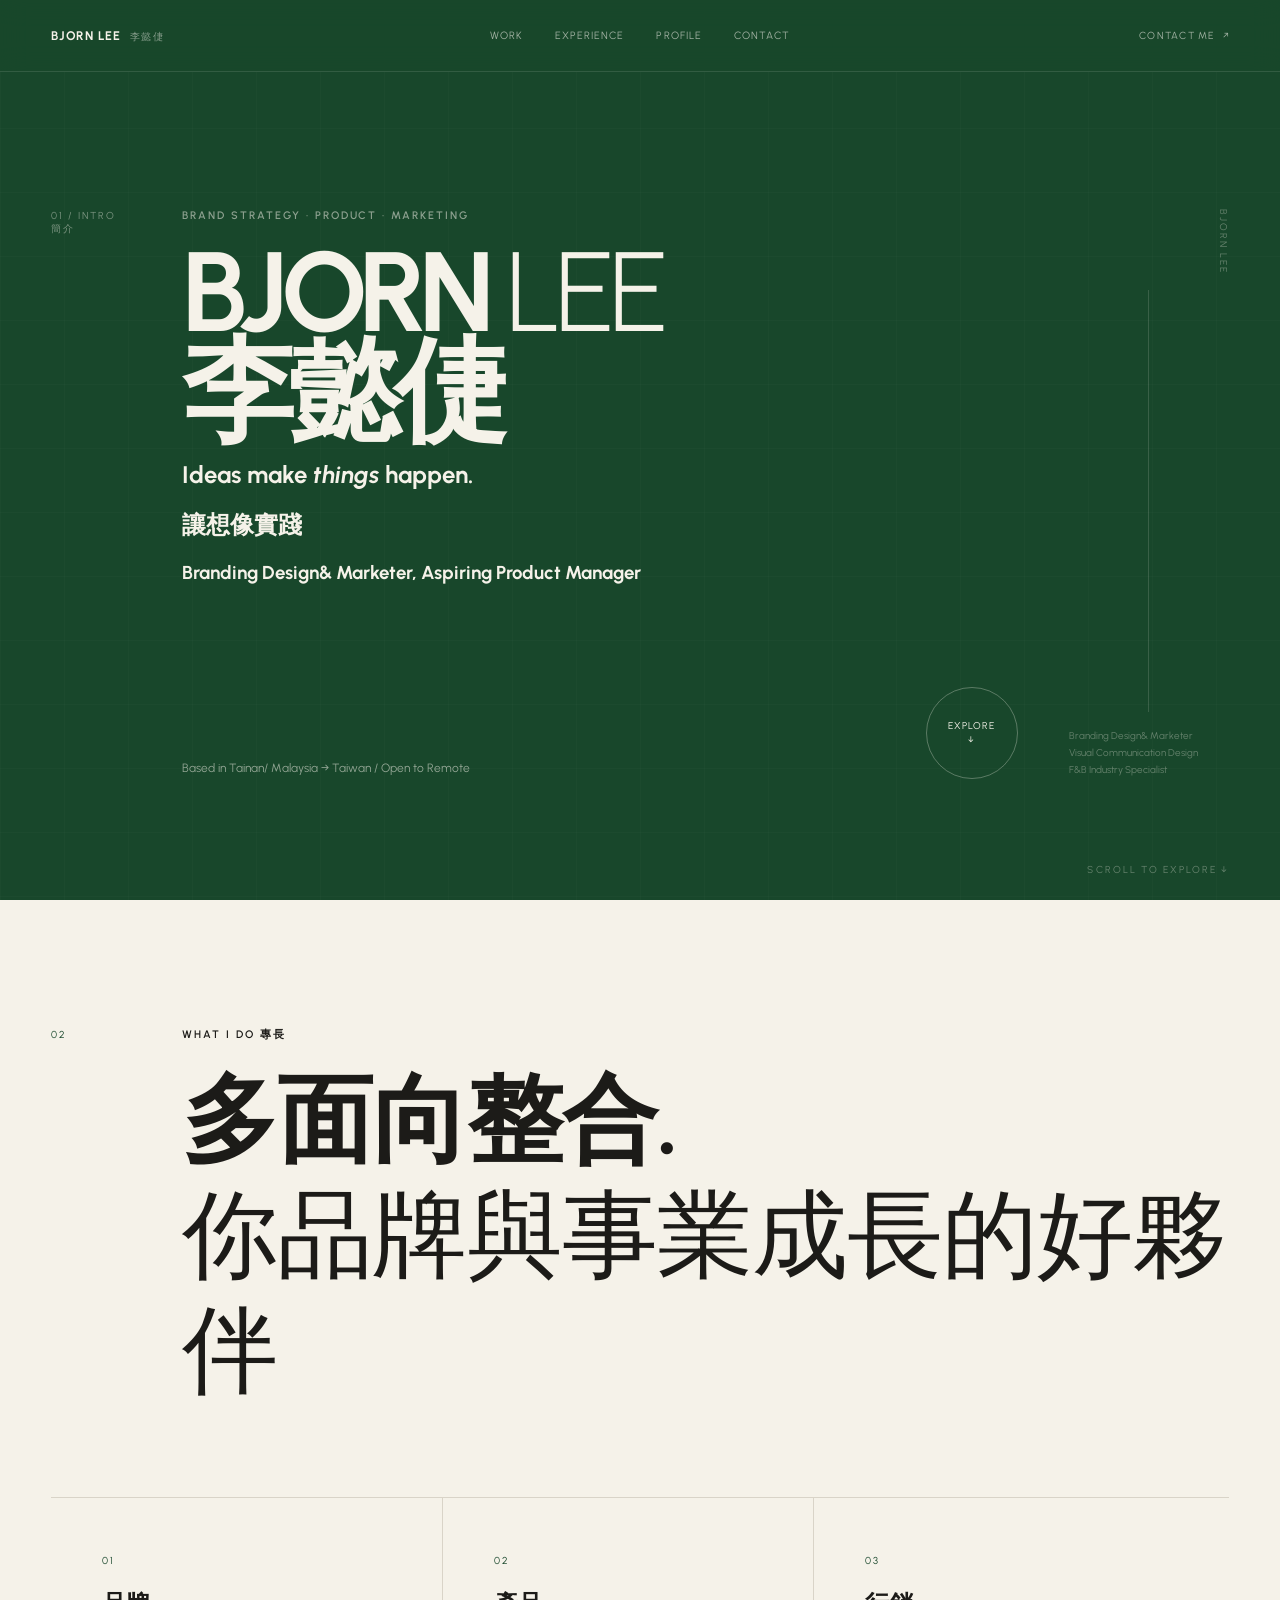
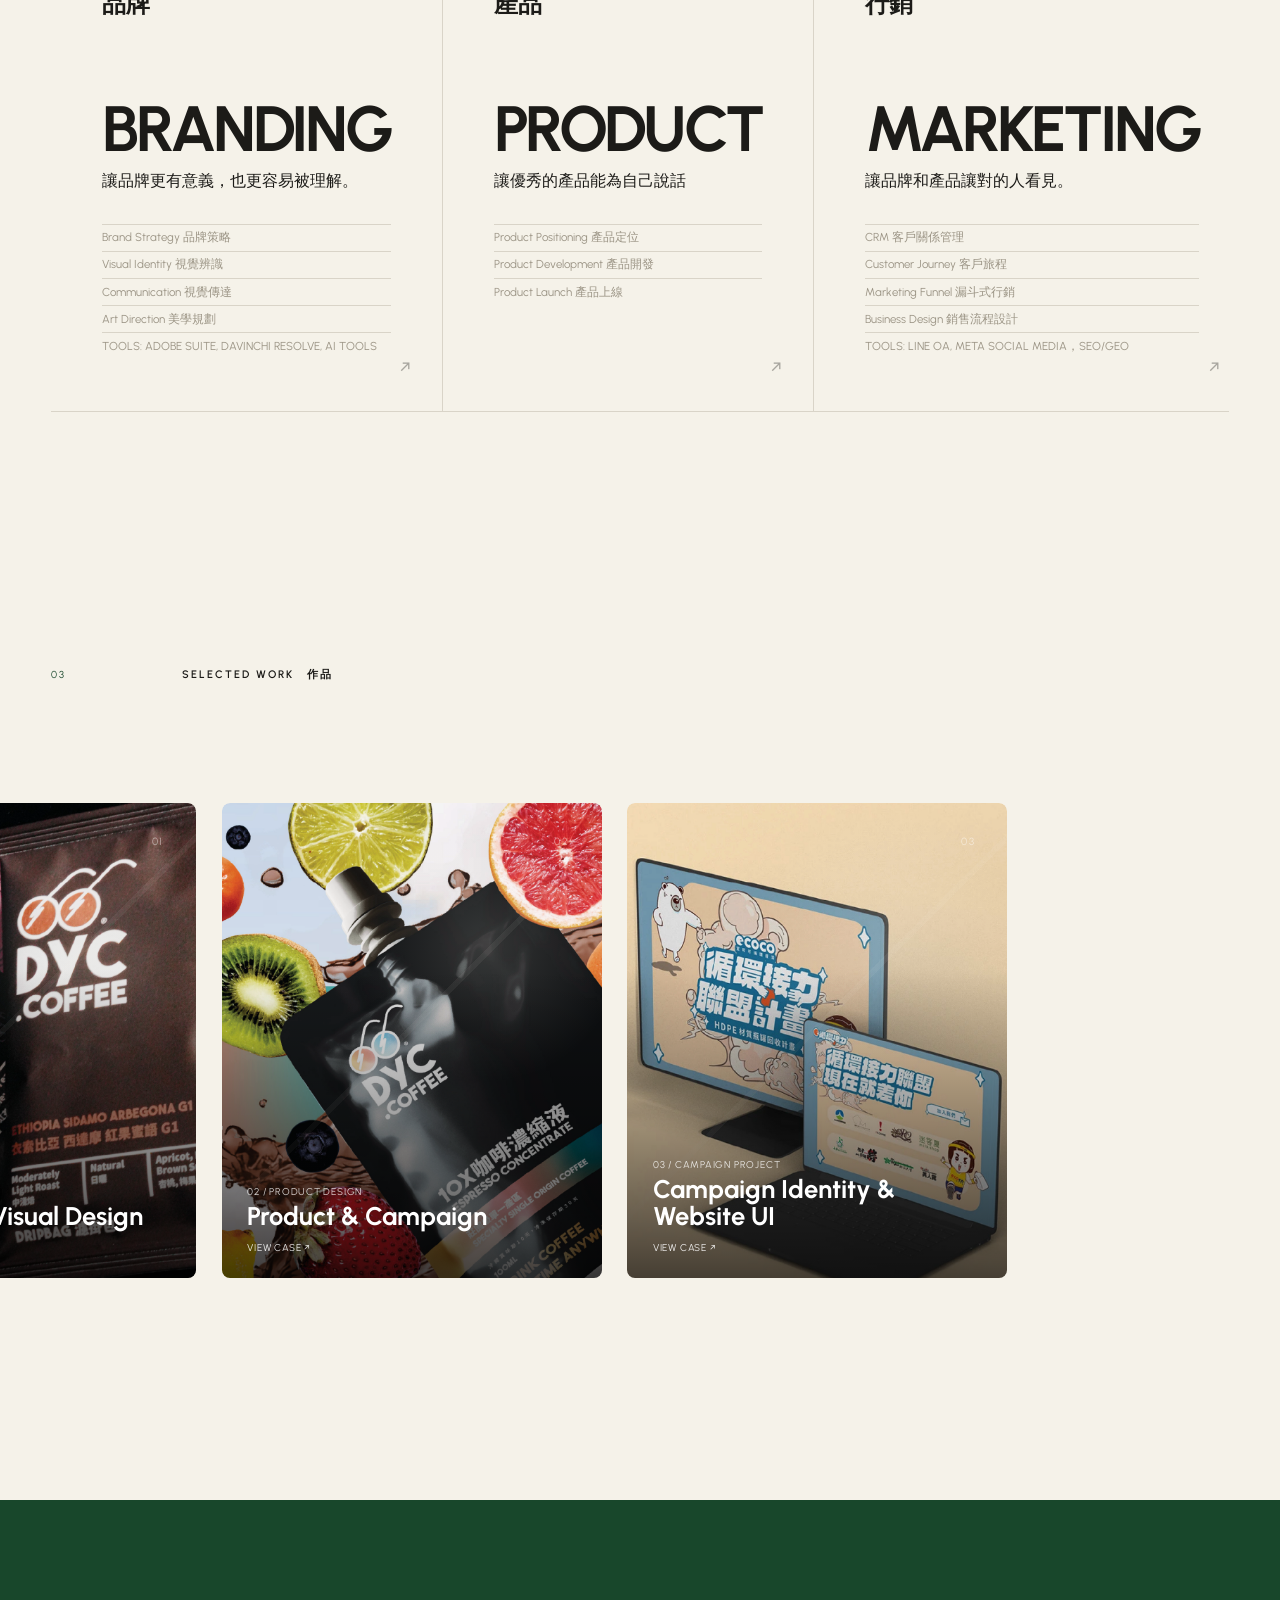
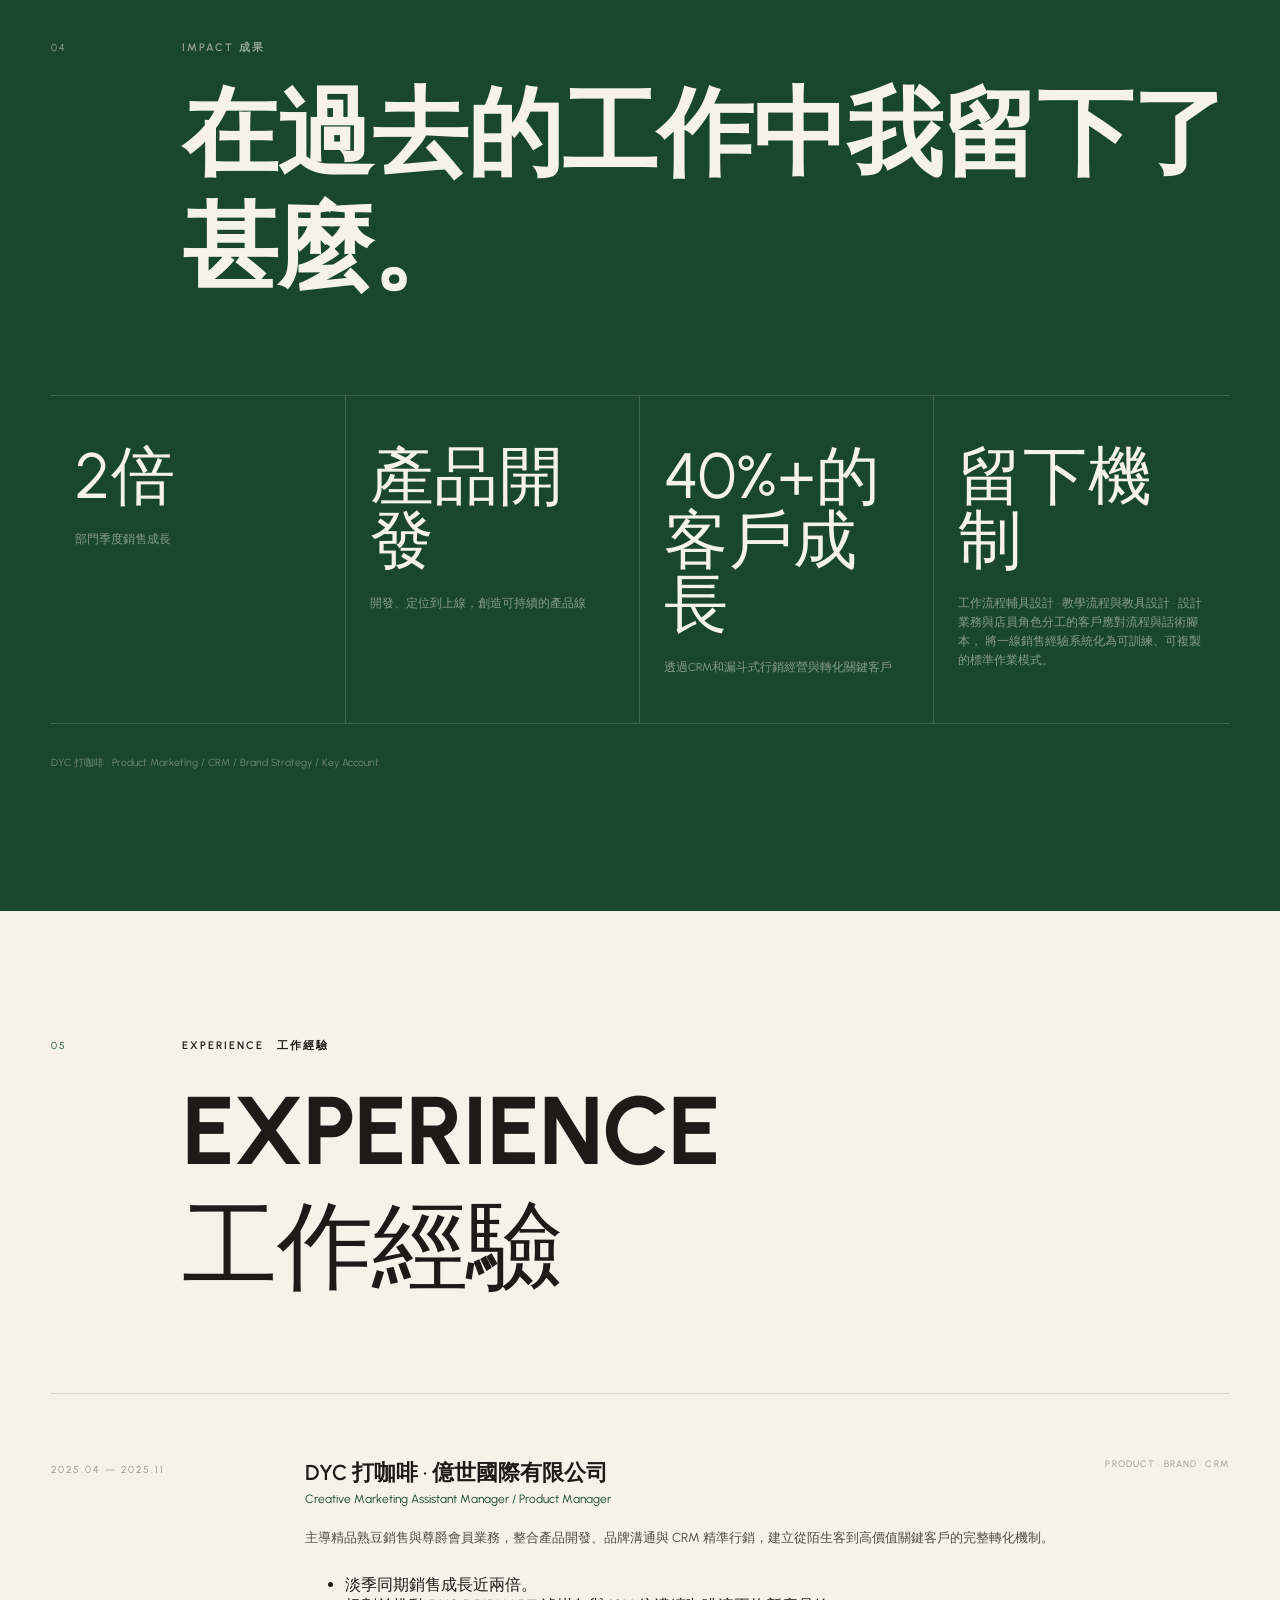
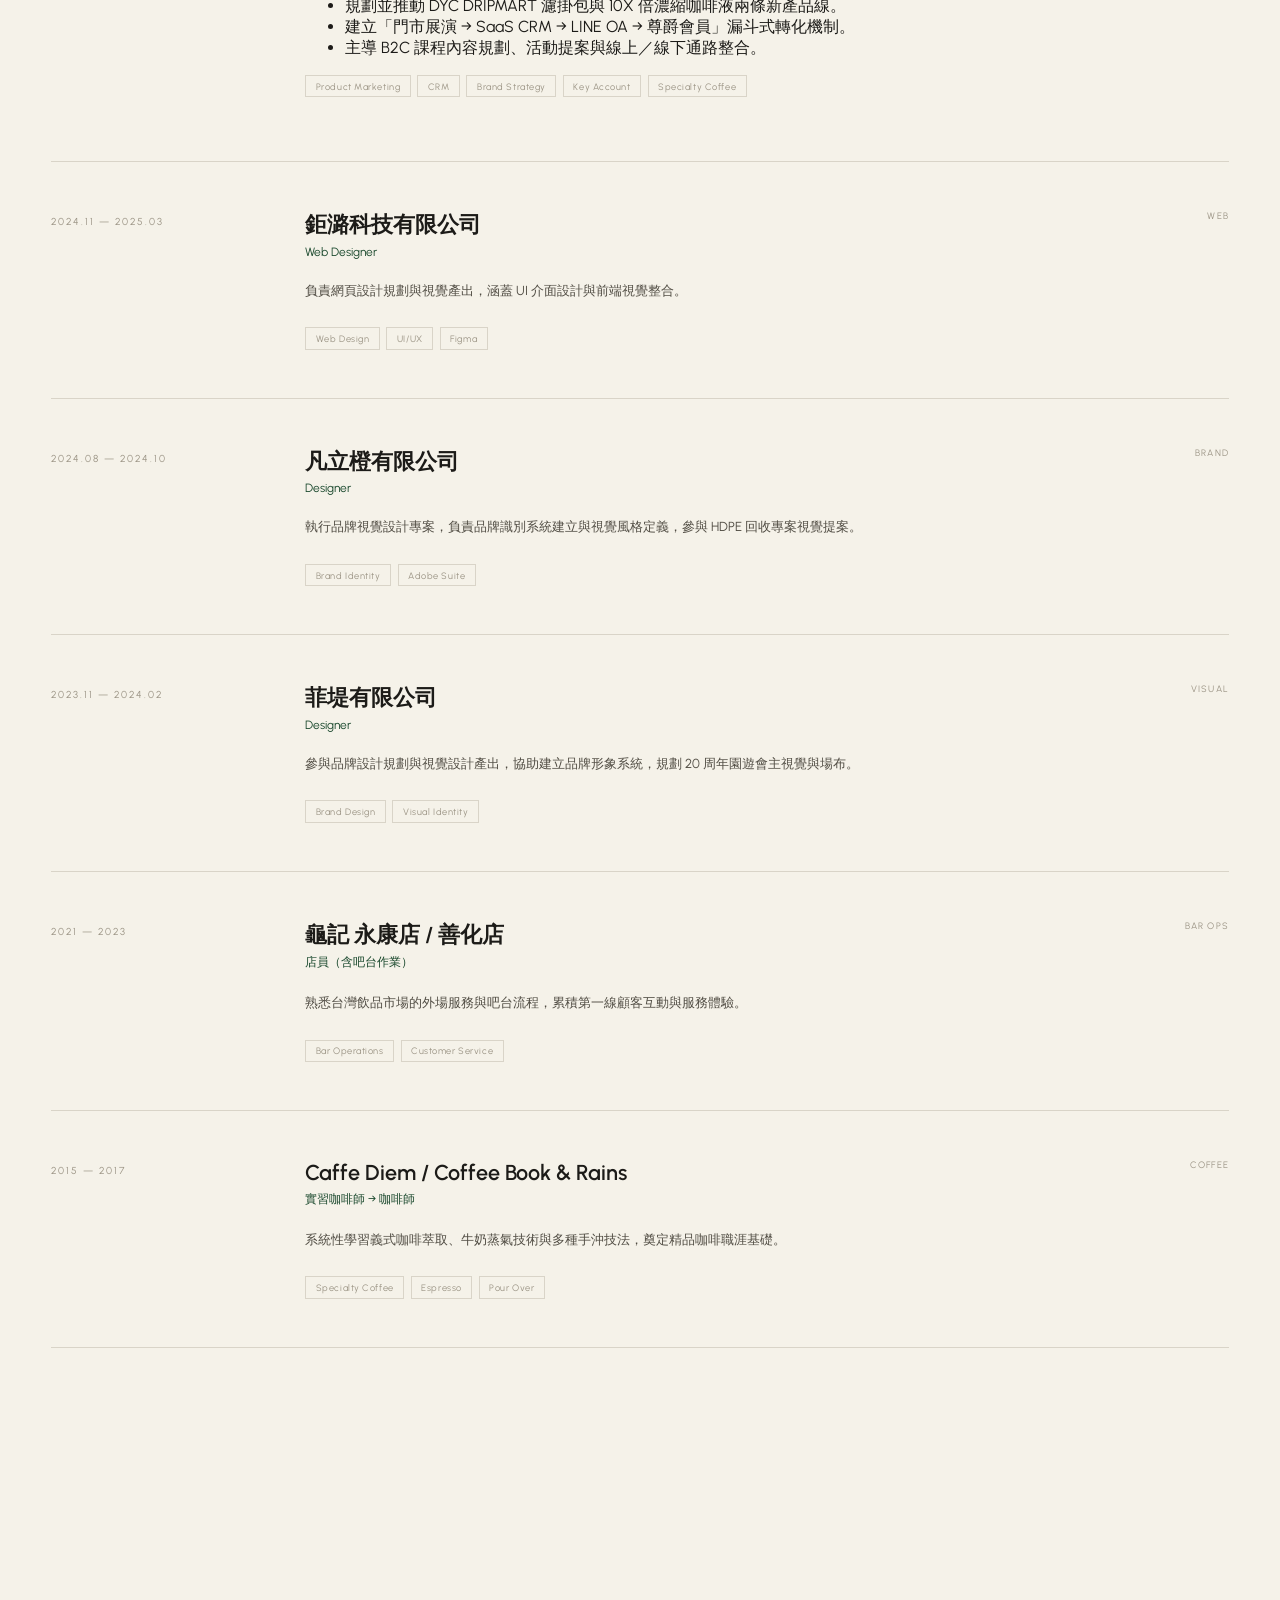
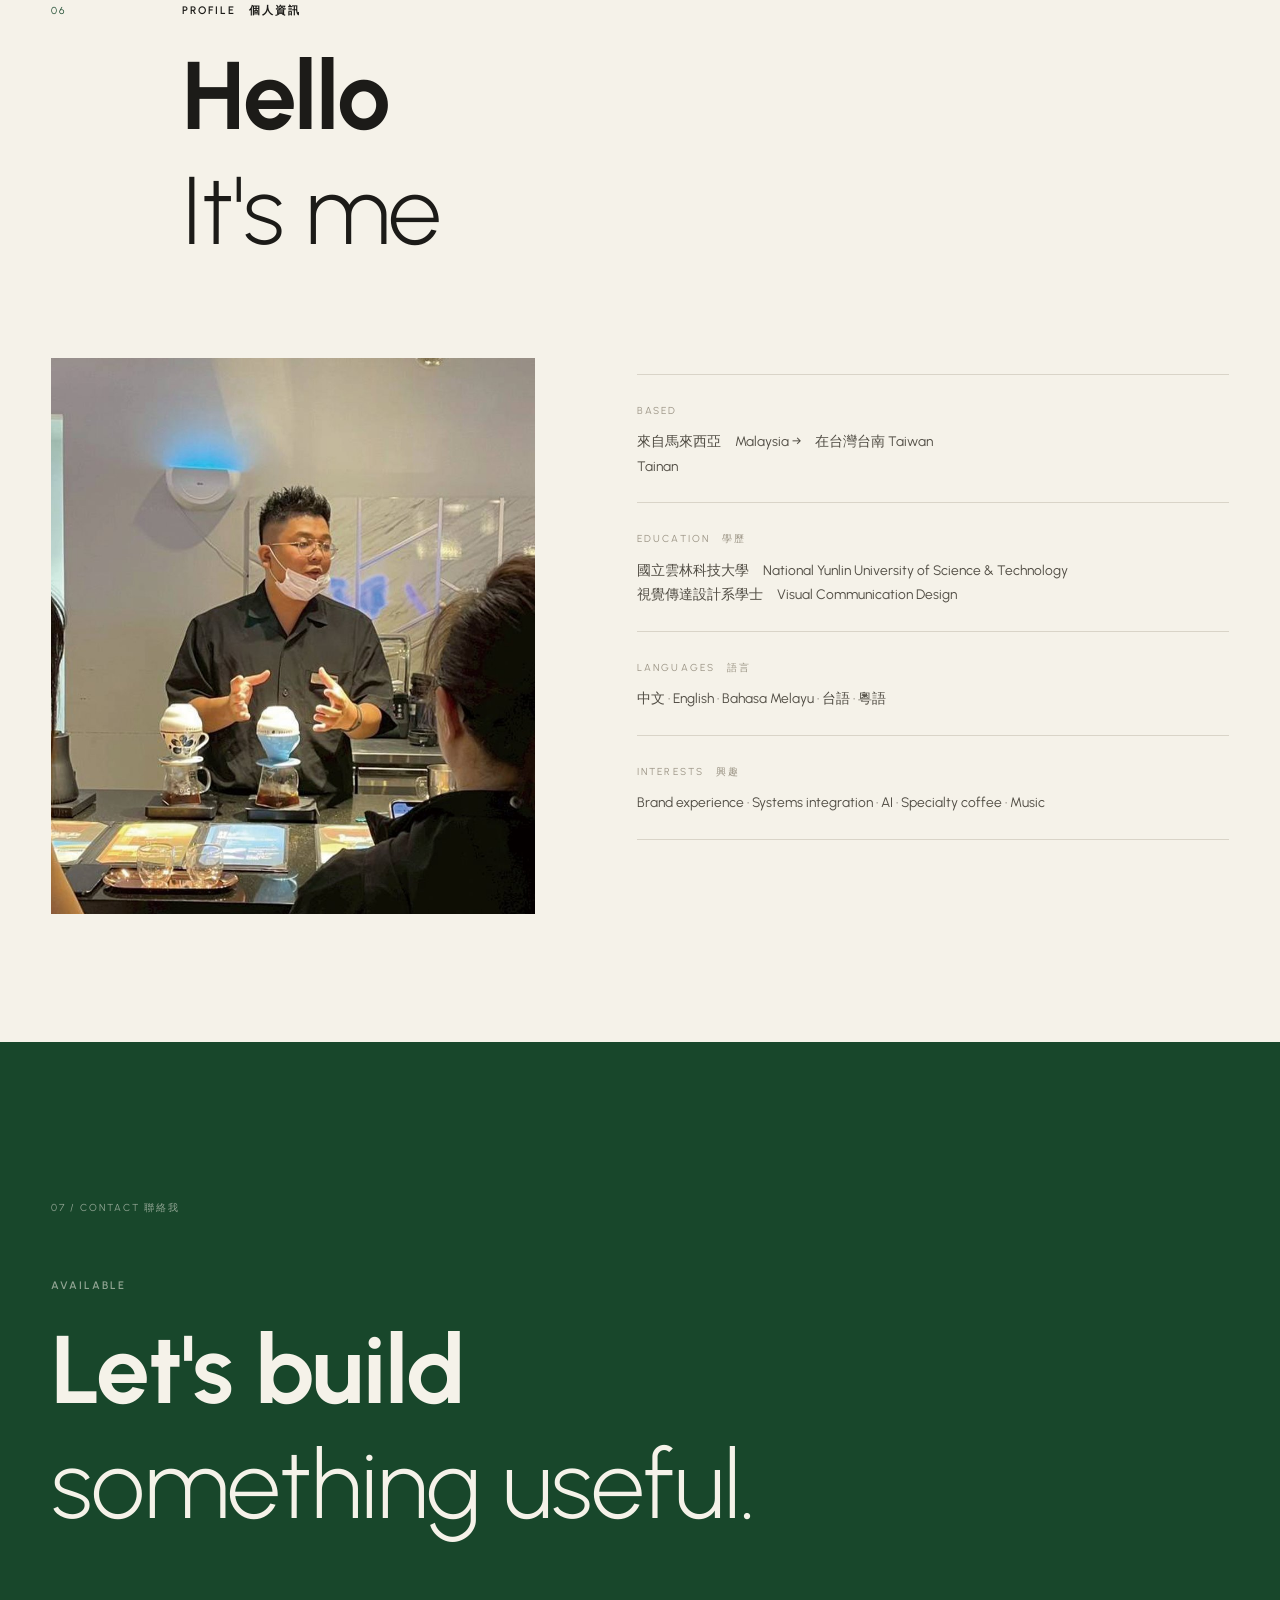
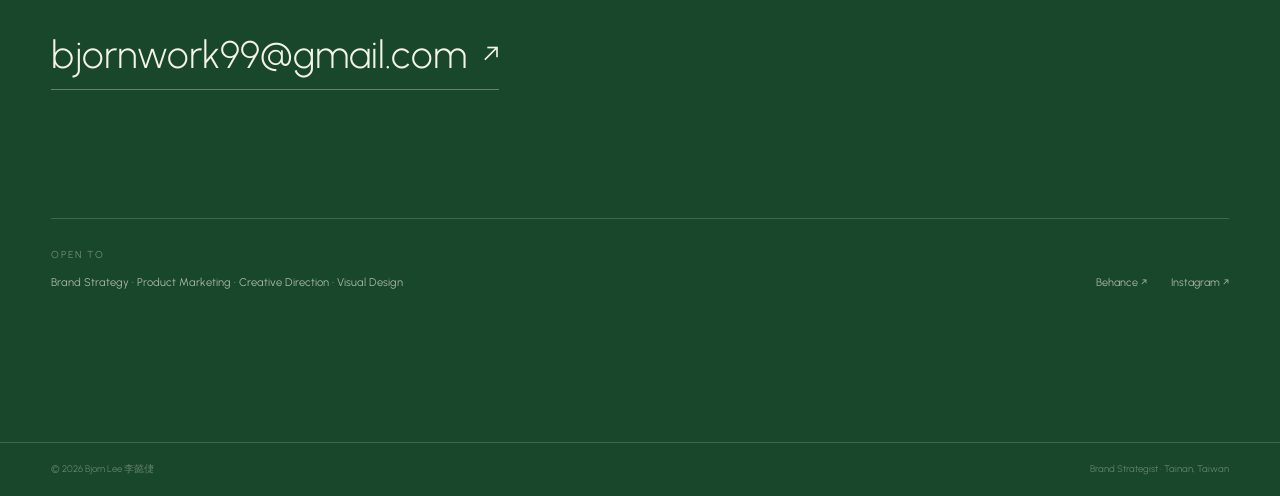
<file: index.html>
<!DOCTYPE html>
<html lang="zh-TW">
<head>
  <meta charset="UTF-8">
  <meta name="viewport" content="width=device-width, initial-scale=1.0">
  <meta name="theme-color" content="#18472b">
  <meta name="description" content="Bjorn Lee 李懿倢 — Branding Design& Marketer. Brand, Product, Marketing. Based in Tainan, open to remote.">
  <title>Bjorn Lee 李懿倢</title>
  <link rel="preconnect" href="https://fonts.googleapis.com">
  <link rel="preconnect" href="https://fonts.gstatic.com" crossorigin>
  <link href="https://fonts.googleapis.com/css2?family=Urbanist:wght@300;400;500;600;700;800&display=swap" rel="stylesheet">
  <link rel="stylesheet" href="style.css">
</head>

<body>
  <a class="skip-link" href="#main">Skip to content</a>

  <header class="site-header" id="site-header">
    <a class="brand-mark" href="#top" aria-label="Bjorn Lee home">
      <span>BJORN LEE</span>
      <small>李懿倢</small>
    </a>

    <nav class="main-nav" aria-label="Primary navigation">
      <a href="#work">Work</a>
      <a href="#experience">Experience</a>
      <a href="#profile">Profile</a>
      <a href="#contact">Contact</a>
    </nav>

    <a class="header-cta" href="mailto:bjornwork99@gmail.com">Contact Me <span>↗</span></a>
  </header>

  <main id="main">
    <!-- 01 HERO -->
    <section class="hero section-dark" id="top">
      <div class="hero-grid container">
        <div class="hero-index mono">01 / INTRO 簡介</div>

        <div class="hero-copy">
          <p class="eyebrow">Brand Strategy · Product · Marketing</p>
          <h1>BJORN <em>LEE</em> </h1>
          <h1>李懿倢</h1>
          <h2>Ideas make <em>things </em> happen.</h2>
          <h2>讓想像實踐</h2>
          <h3>Branding Design& Marketer, Aspiring Product Manager</h3>

          <div class="hero-bottom">
            <p class="hero-meta">Based in Tainan/ Malaysia → Taiwan / Open to Remote</p>
            <a class="circle-link" href="#what-i-do" aria-label="Explore my work">
              <span>Explore</span><span>↓</span>
            </a>
          </div>
        </div>

        <div class="hero-side">
          <span class="hero-side-label">BJORN LEE</span>
          <span class="hero-side-line"></span>
          <span class="hero-side-note">Branding Design& Marketer<br>Visual Communication Design<br>F&B Industry Specialist</span>
        </div>
      </div>
      <div class="hero-scroll mono">SCROLL TO EXPLORE <span>↓</span></div>
    </section>

    <!-- 02 WHAT I DO -->
    <section class="section section-what" id="what-i-do">
      <div class="container">
        <div class="section-intro">
          <span class="section-no mono">02</span>
          <div>
            <p class="eyebrow">What I Do 專長</p>
            <h2>多面向整合.<br><em> 你品牌與事業成長的好夥伴</em></h2>
          </div>
        </div>

        <div class="domain-expertise-grid">
          <article class="domain-expertise">
            <span class="cap-no mono">01</span>
            <h2>品牌</h2>
            <h3>BRANDING</h3>
            <p class="cap-lead">讓品牌更有意義，也更容易被理解。</p>
            <ul>
              <li>Brand Strategy 品牌策略</li>
              <li>Visual Identity 視覺辨識</li>
              <li>Communication 視覺傳達</li>
              <li>Art Direction 美學規劃</li>
              <li>TOOLS: ADOBE SUITE, DAVINCHI RESOLVE, AI TOOLS</li>
            </ul>
            <span class="cap-arrow">↗</span>
          </article>

          <article class="domain-expertise">
            <span class="cap-no mono">02</span>
            <h2>產品</h2>
            <h3>PRODUCT</h3>
            <p class="cap-lead">讓優秀的產品能為自己說話</p>
            <ul>
              <li>Product Positioning 產品定位</li>
              <li>Product Development 產品開發</li>
              <li>Product Launch 產品上線</li>
            </ul>
            <span class="cap-arrow">↗</span>
          </article>

          <article class="domain-expertise">
            <span class="cap-no mono">03</span>
            <h2>行銷</h2>
            <h3>MARKETING</h3>
            <p class="cap-lead">讓品牌和產品讓對的人看見。</p>
            <ul>
              <li>CRM 客戶關係管理</li>
              <li>Customer Journey 客戶旅程</li>
              <li>Marketing Funnel 漏斗式行銷</li>
              <li>Business Design 銷售流程設計</li> 
              <li>TOOLS: LINE OA, META SOCIAL MEDIA，SEO/GEO</li>
            </ul>
            <span class="cap-arrow">↗</span>
          </article>
        </div>
      </div>
    </section>

    <!-- 03 SELECTED WORK -->
    <section class="section work-section" id="work">
      <div class="container">
        <div class="section-intro">
          <span class="section-no mono">03</span>
          <div>
            <p class="eyebrow">Selected work　作品</p>
          </div>
        </div>

      <div class="work-window">
        <div class="work-scroll">
          <a class="work-card" href="https://www.behance.net/gallery/255490917/DRIPMART-BY-DYCCOFFEE" target="_blank" rel="noopener noreferrer">
               <img src="images/01.webp" alt="DRIPMART by DYC Coffee">
              <span class="visual-detail">01</span>
            <div class="work-overlay">
              <span class="mono">01 / PRODUCT PROJECT</span>
              <h3>PRODUCT & Visual Design</h3>
              <span class="view-case">View Case ↗</span>
            </div>
          </a>

          <a class="work-card" href="https://www.behance.net/gallery/255491611/10X-Espresso-Concentrate-(" target="_blank" rel="noopener noreferrer">
              <img src="images/02.webp" alt="10X Espresso Concentrate">
              <span class="visual-detail">02</span>
            <div class="work-overlay">
              <span class="mono">02 / PRODUCT DESIGN </span>
              <h3>Product & Campaign</h3>
              <span class="view-case">View Case ↗</span>
            </div>
          </a>

          <a class="work-card" href="https://www.behance.net/gallery/210243447/ECOCO-Group-HDPE-Relay-Recycle-Campaign" target="_blank" rel="noopener noreferrer">
              <img src="images/03.webp" alt="循環計畫">
              <span class="visual-detail">03</span>
            <div class="work-overlay">
              <span class="mono">03 / Campaign Project</span>
              <h3>Campaign Identity & Website UI</h3>
              <span class="view-case">View Case ↗</span>
            </div>
          </a>

          <a class="work-card" href="https://www.behance.net/gallery/210256025/UI-Formosa-Biomedical-APP-UI-Design-featured" target="_blank" rel="noopener noreferrer">
              <img src="images/04.webp" alt="台塑生醫UI">
              <span class="visual-detail">04</span>
            <div class="work-overlay">
              <span class="mono">04 / UI Design</span>
              <h3>UI</h3>
              <span class="view-case">View Case ↗</span>
            </div>
          </a>
        </div>
      
        <div class="work-footer">
          <span>More work on Behance</span>
          <a href="https://www.behance.net/arhhjie100dcfc/" target="_blank" rel="noopener noreferrer">Open Behance ↗</a>
        </div>
      </div>
    </section>

    <!-- 04 IMPACT -->
    <section class="section impact section-dark" id="impact">
      <div class="container">
        <div class="section-intro section-intro-light">
          <span class="section-no mono">04</span>
          <div>
            <p class="eyebrow">Impact 成果</p>
            <h2>在過去的工作中我留下了甚麼。</h2>
          </div>
        </div>

        <div class="impact-grid">
          <div class="impact-item"><strong>2倍</strong><span>部門季度銷售成長</span></div>
          <div class="impact-item"><strong>產品開發</strong><span>開發、定位到上線，創造可持續的產品線</span></div>
          <div class="impact-item"><strong>40%+的客戶成長</strong><span>透過CRM和漏斗式行銷經營與轉化關鍵客戶</span></div>
          <div class="impact-item"><strong>留下機制</strong><span>工作流程輔具設計 · 教學流程與教具設計 · 設計業務與店員角色分工的客戶應對流程與話術腳本，
將一線銷售經驗系統化為可訓練、可複製的標準作業模式。</span></div>
        </div>

        <p class="impact-note">DYC 打咖啡 · Product Marketing / CRM / Brand Strategy / Key Account</p>
      </div>
    </section>

    <!-- 05 EXPERIENCE -->
    <section class="section experience-section" id="experience">
      <div class="container">
        <div class="section-intro">
          <span class="section-no mono">05</span>
          <div>
            <p class="eyebrow">Experience　工作經驗</p>
            <h2>EXPERIENCE<br><em>工作經驗</em></h2>
          </div>
        </div>

        <div class="experience-list">
          <article class="experience-row featured">
            <div class="exp-date mono">2025.04 — 2025.11</div>
            <div class="exp-main">
              <div class="exp-heading">
                <div>
                  <h3>DYC 打咖啡 · 億世國際有限公司</h3>
                  <p>Creative Marketing Assistant Manager / Product Manager</p>
                </div>
                <span class="exp-type">PRODUCT · BRAND · CRM</span>
              </div>
              <p>主導精品熟豆銷售與尊爵會員業務，整合產品開發、品牌溝通與 CRM 精準行銷，建立從陌生客到高價值關鍵客戶的完整轉化機制。</p>
              <ul>
                <li>淡季同期銷售成長近兩倍。</li>
                <li>規劃並推動 DYC DRIPMART 濾掛包與 10X 倍濃縮咖啡液兩條新產品線。</li>
                <li>建立「門市展演 → SaaS CRM → LINE OA → 尊爵會員」漏斗式轉化機制。</li>
                <li>主導 B2C 課程內容規劃、活動提案與線上／線下通路整合。</li>
              </ul>
              <div class="tags"><span>Product Marketing</span><span>CRM</span><span>Brand Strategy</span><span>Key Account</span><span>Specialty Coffee</span></div>
            </div>
          </article>

          <article class="experience-row">
            <div class="exp-date mono">2024.11 — 2025.03</div>
            <div class="exp-main">
              <div class="exp-heading"><div><h3>鉅潞科技有限公司</h3><p>Web Designer</p></div><span class="exp-type">WEB</span></div>
              <p>負責網頁設計規劃與視覺產出，涵蓋 UI 介面設計與前端視覺整合。</p>
              <div class="tags"><span>Web Design</span><span>UI/UX</span><span>Figma</span></div>
            </div>
          </article>

          <article class="experience-row">
            <div class="exp-date mono">2024.08 — 2024.10</div>
            <div class="exp-main">
              <div class="exp-heading"><div><h3>凡立橙有限公司</h3><p>Designer</p></div><span class="exp-type">BRAND</span></div>
              <p>執行品牌視覺設計專案，負責品牌識別系統建立與視覺風格定義，參與 HDPE 回收專案視覺提案。</p>
              <div class="tags"><span>Brand Identity</span><span>Adobe Suite</span></div>
            </div>
          </article>

          <article class="experience-row">
            <div class="exp-date mono">2023.11 — 2024.02</div>
            <div class="exp-main">
              <div class="exp-heading"><div><h3>菲堤有限公司</h3><p>Designer</p></div><span class="exp-type">VISUAL</span></div>
              <p>參與品牌設計規劃與視覺設計產出，協助建立品牌形象系統，規劃 20 周年園遊會主視覺與場布。</p>
              <div class="tags"><span>Brand Design</span><span>Visual Identity</span></div>
            </div>
          </article>

          <article class="experience-row">
            <div class="exp-date mono">2021 — 2023</div>
            <div class="exp-main">
              <div class="exp-heading"><div><h3>龜記 永康店 / 善化店</h3><p>店員（含吧台作業）</p></div><span class="exp-type">BAR OPS</span></div>
              <p>熟悉台灣飲品市場的外場服務與吧台流程，累積第一線顧客互動與服務體驗。</p>
              <div class="tags"><span>Bar Operations</span><span>Customer Service</span></div>
            </div>
          </article>

          <article class="experience-row">
            <div class="exp-date mono">2015 — 2017</div>
            <div class="exp-main">
              <div class="exp-heading"><div><h3>Caffe Diem / Coffee Book & Rains</h3><p>實習咖啡師 → 咖啡師</p></div><span class="exp-type">COFFEE</span></div>
              <p>系統性學習義式咖啡萃取、牛奶蒸氣技術與多種手沖技法，奠定精品咖啡職涯基礎。</p>
              <div class="tags"><span>Specialty Coffee</span><span>Espresso</span><span>Pour Over</span></div>
            </div>
          </article>
        </div>
      </div>
    </section>

    <!-- 0６ PROFILE -->
    <section class="section profile-section" id="profile">
      <div class="container">
        <div class="section-intro">
          <span class="section-no mono">06</span>
          <div>
            <p class="eyebrow">Profile　個人資訊</p>
            <h2>Hello<br><em>It's me</em></h2>
          </div>
        </div>

        <div class="profile-grid">
          <div class="profile-photo-wrap">
            <img src="assets/images/profile.jpg" alt="Bjorn Lee" class="profile-photo" onerror="this.style.display='none'; this.nextElementSibling.style.display='grid';">
            <div class="profile-placeholder" aria-hidden="true"><span>BJORN<br>LEE</span></div>
          </div>

          <div class="profile-details">
            <div class="profile-block">
              <span class="mono">BASED</span>
              <p>來自馬來西亞　Malaysia →　在台灣台南 Taiwan<br>Tainan</p>
            </div>
            <div class="profile-block">
              <span class="mono">EDUCATION　學歷</span>
              <p>國立雲林科技大學　National Yunlin University of Science & Technology<br>視覺傳達設計系學士　Visual Communication Design</p>
            </div>
            <div class="profile-block">
              <span class="mono">LANGUAGES　語言</span>
              <p>中文 · English · Bahasa Melayu · 台語 · 粵語</p>
            </div>
            <div class="profile-block">
              <span class="mono">INTERESTS　興趣</span>
              <p>Brand experience · Systems integration · AI · Specialty coffee · Music</p>
            </div>
          </div>
        </div>
      </div>
    </section>

    <!-- 07 CONTACT -->
    <section class="contact section-dark" id="contact">
      <div class="container">
        <span class="section-no mono">07 / CONTACT 聯絡我</span>
        <div class="contact-main">
          <p class="eyebrow">Available</p>
          <h2>Let's build<br><em>something useful.</em></h2>
          <a class="contact-email" href="mailto:bjornwork99@gmail.com">bjornwork99@gmail.com <span>↗</span></a>
        </div>

        <div class="contact-bottom">
          <div>
            <span class="mono">OPEN TO</span>
            <p>Brand Strategy · Product Marketing · Creative Direction · Visual Design</p>
          </div>
          <div class="contact-links">
            <a href="https://www.behance.net/arhhjie100dcfc" target="_blank" rel="noopener noreferrer">Behance ↗</a>
            <a href="https://www.instagram.com/arhh_jie/" target="_blank" rel="noopener noreferrer">Instagram ↗</a>
          </div>
        </div>
      </div>
    </section>
  </main>

  <footer class="site-footer section-dark">
    <div class="container">
      <span>© <span id="year"></span> Bjorn Lee 李懿倢</span>
      <span>Brand Strategist · Tainan, Taiwan</span>
    </div>
  </footer>

  <script src="script.js"></script>
</body>
</html>
</file>
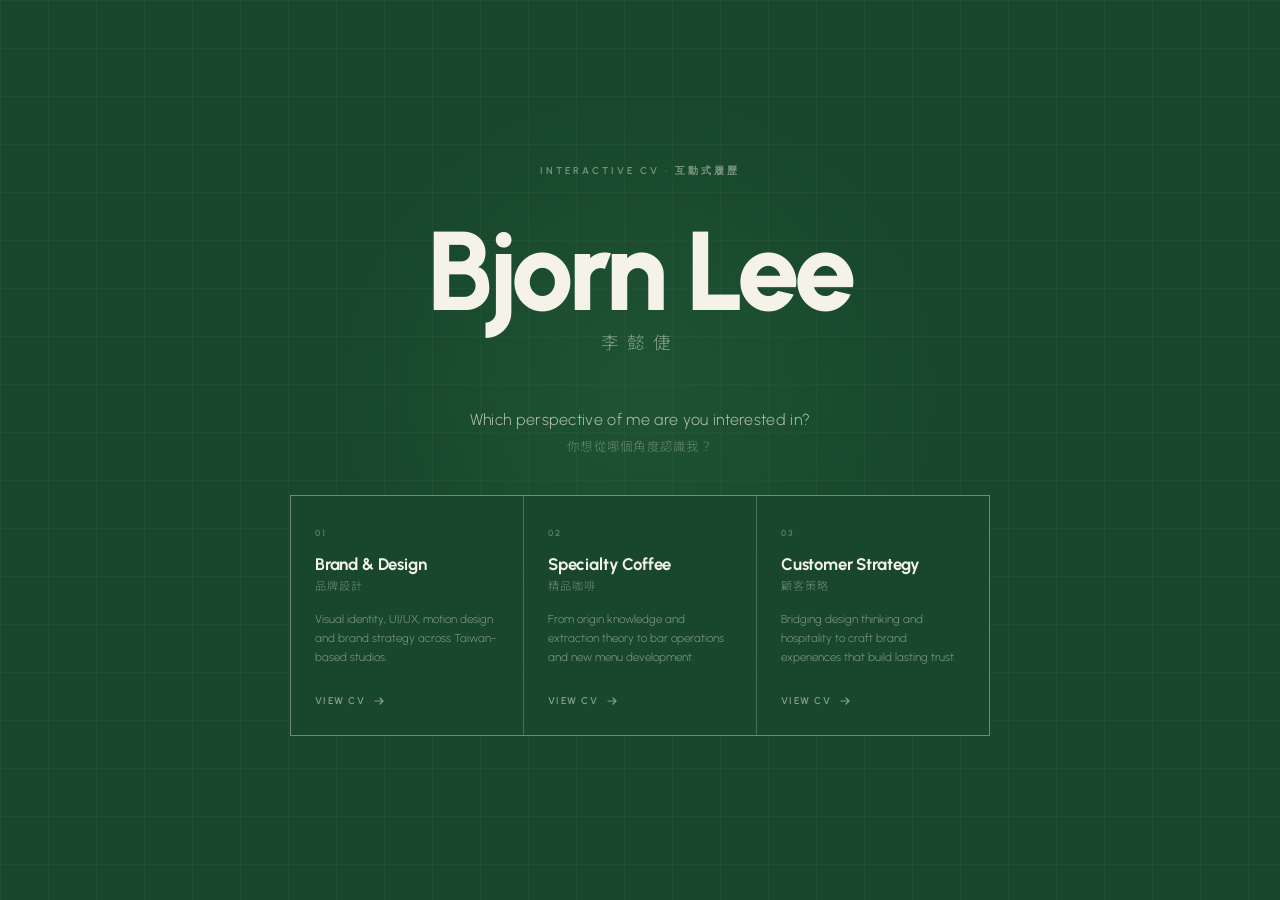
<file: index (1).html>
<!DOCTYPE html>
<html lang="zh-TW">
<head>
<meta charset="UTF-8">
<meta name="viewport" content="width=device-width, initial-scale=1.0">
<title>Bjorn Lee 李懿倢</title>
<meta name="description" content="Bjorn Lee 李懿倢 — Product Marketing, Brand Design, Specialty Coffee. Based in Tainan, open to remote.">
<link rel="preconnect" href="https://fonts.googleapis.com">
<link rel="preconnect" href="https://fonts.gstatic.com" crossorigin>
<link href="https://fonts.googleapis.com/css2?family=Urbanist:ital,wght@0,200;0,300;0,400;0,500;0,600;0,700;0,800;1,300;1,400&family=Noto+Sans+TC:wght@300;400;500;700&display=swap" rel="stylesheet">

<style>
/* ════════════════════════════════════════
   TOKENS
════════════════════════════════════════ */
:root{
  --g:     #18472b;
  --g2:    #1f5534;
  --g3:    #2a6940;
  --cream: #f5f2e9;
  --cream2:#ede9dc;
  --cream3:#e4dfd0;
  --stone: #9b9485;
  --ink:   #f5f2e9;
  --border:rgba(245,242,233,.12);
  --border2:rgba(245,242,233,.22);
  --r:3px;
  --ease:.3s cubic-bezier(.4,0,.2,1);
}

/* ════════════════════════════════════════
   BASE
════════════════════════════════════════ */
*,*::before,*::after{box-sizing:border-box;margin:0;padding:0}
html{scroll-behavior:smooth;-webkit-text-size-adjust:100%}
body{
  font-family:'Urbanist',sans-serif;
  background:var(--g);
  color:var(--cream);
  min-height:100vh;
  overflow-x:hidden;
}
button{font-family:inherit;cursor:pointer;border:none;background:none}
ul,ol{list-style:none}
a{color:inherit;text-decoration:none}
img{display:block;max-width:100%}
.zh{font-family:'Noto Sans TC',sans-serif}

/* ════════════════════════════════════════
   LANDING
════════════════════════════════════════ */
#landing{
  min-height:100vh;
  display:flex;
  flex-direction:column;
  justify-content:center;
  align-items:center;
  padding:2rem;
  position:relative;
  overflow:hidden;
  background:var(--g);
}

/* subtle grid texture */
#landing::before{
  content:'';
  position:absolute;
  inset:0;
  background-image:
    linear-gradient(rgba(245,242,233,.035) 1px, transparent 1px),
    linear-gradient(90deg, rgba(245,242,233,.035) 1px, transparent 1px);
  background-size:48px 48px;
  pointer-events:none;
}

/* radial glow */
#landing::after{
  content:'';
  position:absolute;
  width:600px;height:600px;
  border-radius:50%;
  background:radial-gradient(circle, rgba(42,105,64,.35) 0%, transparent 70%);
  top:50%;left:50%;
  transform:translate(-50%,-60%);
  pointer-events:none;
}

.land-inner{
  position:relative;
  z-index:1;
  width:100%;
  max-width:700px;
  text-align:center;
}

.land-eyebrow{
  font-size:.62rem;
  font-weight:600;
  letter-spacing:.3em;
  text-transform:uppercase;
  color:rgba(245,242,233,.45);
  margin-bottom:2.5rem;
  opacity:0;
  animation:fadeUp .8s ease forwards .15s;
}

.land-name{
  font-size:clamp(3.5rem,10vw,7rem);
  font-weight:800;
  line-height:.95;
  letter-spacing:-.04em;
  color:var(--cream);
  margin-bottom:.3rem;
  opacity:0;
  animation:fadeUp .8s ease forwards .3s;
}

.land-name-zh{
  font-family:'Noto Sans TC',sans-serif;
  font-weight:300;
  font-size:clamp(.85rem,2.5vw,1.1rem);
  letter-spacing:.45em;
  color:rgba(245,242,233,.5);
  margin-bottom:3.5rem;
  opacity:0;
  animation:fadeUp .8s ease forwards .45s;
}

.land-question{
  font-size:clamp(.85rem,2vw,1rem);
  font-weight:300;
  color:rgba(245,242,233,.7);
  margin-bottom:.5rem;
  letter-spacing:.02em;
  opacity:0;
  animation:fadeUp .8s ease forwards .6s;
}
.land-question-zh{
  font-family:'Noto Sans TC',sans-serif;
  font-weight:300;
  font-size:.78rem;
  color:rgba(245,242,233,.35);
  margin-bottom:2.5rem;
  letter-spacing:.1em;
  opacity:0;
  animation:fadeUp .8s ease forwards .7s;
}

/* Mode cards */
.mode-cards{
  display:grid;
  grid-template-columns:repeat(3,1fr);
  gap:1px;
  background:var(--border2);
  border:1px solid var(--border2);
  opacity:0;
  animation:fadeUp .8s ease forwards .85s;
}
@media(max-width:560px){
  .mode-cards{grid-template-columns:1fr}
}

.mode-card{
  background:var(--g);
  padding:2rem 1.5rem 1.75rem;
  text-align:left;
  cursor:pointer;
  position:relative;
  overflow:hidden;
  transition:background var(--ease);
}
.mode-card::after{
  content:'';
  position:absolute;
  bottom:0;left:0;right:0;
  height:2px;
  background:var(--cream);
  transform:scaleX(0);
  transform-origin:left;
  transition:transform var(--ease);
  opacity:.35;
}
.mode-card:hover{background:var(--g2)}
.mode-card:hover::after{transform:scaleX(1)}

.card-num{
  font-size:.55rem;
  font-weight:700;
  letter-spacing:.25em;
  text-transform:uppercase;
  color:rgba(245,242,233,.3);
  margin-bottom:1rem;
}
.card-title{
  font-size:1.05rem;
  font-weight:700;
  color:var(--cream);
  display:block;
  margin-bottom:.2rem;
  letter-spacing:-.01em;
}
.card-title-zh{
  font-family:'Noto Sans TC',sans-serif;
  font-weight:300;
  font-size:.7rem;
  color:rgba(245,242,233,.4);
  letter-spacing:.1em;
  display:block;
  margin-bottom:1.1rem;
}
.card-desc{
  font-size:.72rem;
  font-weight:300;
  line-height:1.65;
  color:rgba(245,242,233,.5);
  margin-bottom:1.5rem;
}
.card-cta{
  display:inline-flex;
  align-items:center;
  gap:.45rem;
  font-size:.62rem;
  font-weight:600;
  letter-spacing:.15em;
  text-transform:uppercase;
  color:rgba(245,242,233,.5);
  transition:color var(--ease),gap var(--ease);
}
.mode-card:hover .card-cta{
  color:var(--cream);
  gap:.65rem;
}
.card-cta svg{width:12px;height:12px}

/* ════════════════════════════════════════
   CV PAGE
════════════════════════════════════════ */
#cv-page{
  display:none;
  background:var(--cream);
  color:#1c1b18;
  min-height:100vh;
}
#cv-page.active{display:block}

/* ── TOPBAR ── */
.topbar{
  position:sticky;top:0;z-index:200;
  background:var(--g);
  color:var(--cream);
  padding:.8rem 0;
  border-bottom:1px solid rgba(245,242,233,.1);
}
.topbar-inner{
  max-width:900px;margin:0 auto;padding:0 2rem;
  display:flex;align-items:center;justify-content:space-between;gap:1rem;
}
.topbar-back{
  display:inline-flex;align-items:center;gap:.5rem;
  font-size:.62rem;font-weight:600;letter-spacing:.15em;text-transform:uppercase;
  color:rgba(245,242,233,.5);
  transition:color var(--ease);
}
.topbar-back:hover{color:var(--cream)}
.topbar-back svg{width:14px;height:14px}
.topbar-logo{
  font-size:.85rem;font-weight:700;color:var(--cream);letter-spacing:-.01em;
}
.topbar-logo span{
  font-family:'Noto Sans TC',sans-serif;font-weight:300;
  font-size:.65rem;color:rgba(245,242,233,.4);margin-left:.4rem;letter-spacing:.2em;
}
.topbar-pill{
  font-size:.58rem;font-weight:700;letter-spacing:.12em;text-transform:uppercase;
  padding:.28rem .75rem;border:1px solid rgba(245,242,233,.25);color:rgba(245,242,233,.7);
  border-radius:999px;
}

/* mode switcher strip */
.mode-strip{
  background:var(--g2);
  border-bottom:1px solid rgba(245,242,233,.08);
  padding:.5rem 0;
}
.mode-strip-inner{
  max-width:900px;margin:0 auto;padding:0 2rem;
  display:flex;gap:.4rem;
}
.strip-btn{
  font-size:.6rem;font-weight:600;letter-spacing:.1em;text-transform:uppercase;
  padding:.35rem .85rem;border-radius:999px;
  color:rgba(245,242,233,.45);
  border:1px solid transparent;
  transition:all var(--ease);
}
.strip-btn:hover{color:rgba(245,242,233,.8)}
.strip-btn.on{
  background:rgba(245,242,233,.12);
  border-color:rgba(245,242,233,.2);
  color:var(--cream);
}

/* ── CV BODY ── */
.cv-wrap{max-width:900px;margin:0 auto;padding:0 2rem 5rem}

/* ── HERO ── */
.cv-hero{
  display:grid;
  grid-template-columns:1fr 192px;
  gap:3rem;
  align-items:center;
  padding:3.5rem 0 3rem;
  border-bottom:1px solid #ddd9ce;
}
@media(max-width:680px){
  .cv-hero{grid-template-columns:1fr;gap:2rem}
  .photo-col{order:-1}
}
.hero-eyebrow{
  font-size:.6rem;font-weight:700;letter-spacing:.25em;text-transform:uppercase;
  color:var(--g);margin-bottom:1rem;
  display:flex;align-items:center;gap:.55rem;
}
.hero-eyebrow::before{content:'';width:1.25rem;height:1.5px;background:var(--g)}
.cv-name{
  font-size:clamp(2.8rem,6vw,4.8rem);font-weight:800;
  line-height:.95;letter-spacing:-.035em;
  color:#1c1b18;margin-bottom:.35rem;
}
.cv-name-zh{
  font-family:'Noto Sans TC',sans-serif;font-weight:300;
  font-size:.95rem;letter-spacing:.4em;color:#9b9485;margin-bottom:1.75rem;
}
.hero-chips{display:flex;flex-wrap:wrap;gap:.45rem}
.chip{
  display:inline-flex;align-items:center;gap:.3rem;
  font-size:.65rem;font-weight:500;letter-spacing:.03em;
  padding:.28rem .7rem;
  border:1px solid #ddd9ce;border-radius:999px;
  color:#757166;background:#fff;
  transition:border-color var(--ease);
}
.chip.accent{
  border-color:rgba(24,71,43,.2);
  color:var(--g);background:rgba(24,71,43,.06);
}
.chip svg{width:10px;height:10px;flex-shrink:0;opacity:.7}

/* photo */
.photo-col{position:relative;flex-shrink:0}
.cv-photo{
  width:192px;height:192px;
  object-fit:cover;object-position:top center;
  border-radius:4px;
  filter:grayscale(5%) contrast(1.04);
  display:block;
}
.photo-border{
  position:absolute;inset:-7px;
  border:1px solid rgba(24,71,43,.15);border-radius:6px;
  pointer-events:none;
}
.photo-badge{
  position:absolute;bottom:-10px;right:-8px;
  background:var(--g);color:var(--cream);
  font-size:.52rem;font-weight:700;letter-spacing:.12em;text-transform:uppercase;
  padding:.22rem .55rem;border-radius:2px;
}

/* ── SECTION CHROME ── */
.cv-section{
  padding:2.75rem 0;
  border-bottom:1px solid #ddd9ce;
  opacity:0;transform:translateY(18px);
  transition:opacity .5s ease, transform .5s ease;
}
.cv-section.vis{opacity:1;transform:none}
.cv-section:last-of-type{border-bottom:none}
.sec-hd{
  display:flex;align-items:center;gap:1rem;margin-bottom:2rem;
}
.sec-lbl{
  font-size:.58rem;font-weight:700;letter-spacing:.28em;text-transform:uppercase;
  color:var(--g);white-space:nowrap;
}
.sec-rule{flex:1;height:1px;background:#ddd9ce}

/* ── ABOUT ── */
.about-grid{
  display:grid;grid-template-columns:1fr 230px;gap:3rem;align-items:start;
}
@media(max-width:680px){
  .about-grid{grid-template-columns:1fr}
  .about-aside{order:-1}
}
.about-quote{
  font-size:1.05rem;font-weight:600;line-height:1.65;
  color:#1c1b18;margin-bottom:1.5rem;
  padding-left:1rem;border-left:2px solid var(--g);
}
.about-body{
  font-size:.85rem;font-weight:300;line-height:2;color:#3a3830;
}
.about-body p+p{margin-top:.9rem}
.about-body strong{font-weight:600;color:#1c1b18}
.about-aside{}
.aside-card{
  background:#fff;border:1px solid #ddd9ce;border-radius:var(--r);
  padding:1.1rem 1.25rem;margin-bottom:.85rem;
}
.aside-ttl{
  font-size:.55rem;font-weight:700;letter-spacing:.22em;text-transform:uppercase;
  color:#9b9485;margin-bottom:.8rem;
}
.tag-wrap{display:flex;flex-wrap:wrap;gap:.35rem}
.t{
  font-size:.63rem;font-weight:500;
  padding:.2rem .55rem;border:1px solid #ddd9ce;border-radius:2px;color:#757166;
}
.t.g{border-color:rgba(24,71,43,.2);color:var(--g);background:rgba(24,71,43,.05)}

/* ── EXPERIENCE ── */
.exp-list{display:flex;flex-direction:column}
.exp-row{
  display:grid;grid-template-columns:120px 1fr;gap:2rem;
  padding:2rem 0;border-bottom:1px solid #edeae0;
}
.exp-row:first-child{padding-top:0}
.exp-row:last-child{border-bottom:none;padding-bottom:0}
@media(max-width:560px){
  .exp-row{grid-template-columns:1fr;gap:.5rem}
}
.exp-meta{font-size:.65rem;color:#9b9485;line-height:1.7}
.exp-dur{
  display:block;margin-top:.25rem;
  font-size:.58rem;font-weight:700;letter-spacing:.08em;text-transform:uppercase;
  color:var(--g);
}
.exp-co{font-size:1rem;font-weight:700;letter-spacing:-.01em;margin-bottom:.12rem;color:#1c1b18}
.exp-role{font-size:.75rem;font-weight:600;color:var(--g);margin-bottom:.08rem}
.exp-loc{font-size:.65rem;color:#9b9485;margin-bottom:.9rem}
.exp-desc{font-size:.82rem;font-weight:300;line-height:1.85;color:#3a3830;margin-bottom:.9rem}
.exp-buls{display:flex;flex-direction:column;gap:.35rem;margin-bottom:.9rem}
.exp-bul{
  font-size:.78rem;font-weight:300;line-height:1.65;color:#3a3830;
  display:grid;grid-template-columns:6px 1fr;gap:.55rem;align-items:baseline;
}
.exp-bul-dot{
  width:4px;height:4px;border-radius:50%;background:var(--g);
  margin-top:.55rem;flex-shrink:0;
}
.exp-bul strong{font-weight:600;color:#1c1b18}
.exp-tags{display:flex;flex-wrap:wrap;gap:.35rem}
.etag{
  font-size:.58rem;font-weight:600;letter-spacing:.07em;text-transform:uppercase;
  padding:.18rem .55rem;border:1px solid #ddd9ce;border-radius:2px;color:#9b9485;
}
.etag.f{border-color:rgba(24,71,43,.25);color:var(--g);background:rgba(24,71,43,.05)}

/* ── SKILLS ── */
.skills-grid{
  display:grid;grid-template-columns:repeat(3,1fr);
  gap:1px;background:#ddd9ce;border:1px solid #ddd9ce;
}
@media(max-width:640px){.skills-grid{grid-template-columns:1fr}}
.sk-card{background:#faf9f5;padding:1.5rem}
.sk-icon{margin-bottom:.85rem}
.sk-icon svg{width:18px;height:18px;color:var(--g)}
.sk-ttl{
  font-size:.58rem;font-weight:700;letter-spacing:.22em;text-transform:uppercase;
  color:var(--g);margin-bottom:.9rem;
}
.sk-list li{
  font-size:.78rem;font-weight:300;line-height:2;color:#3a3830;
  display:flex;align-items:baseline;gap:.45rem;
}
.sk-list li::before{content:'—';font-size:.6rem;color:#c8c4b8;flex-shrink:0}

/* ── TRAITS ── */
.traits-grid{display:grid;grid-template-columns:repeat(2,1fr);gap:1rem}
@media(max-width:540px){.traits-grid{grid-template-columns:1fr}}
.trait{
  padding:1.4rem 1.5rem;border:1px solid #ddd9ce;border-radius:var(--r);
  background:#fff;transition:border-color var(--ease),transform var(--ease);
}
.trait:hover{border-color:rgba(24,71,43,.25);transform:translateY(-2px)}
.trait-n{font-size:.52rem;font-weight:700;letter-spacing:.2em;color:var(--g);margin-bottom:.45rem}
.trait-t{font-size:.92rem;font-weight:700;letter-spacing:-.01em;margin-bottom:.15rem;color:#1c1b18}
.trait-tz{font-family:'Noto Sans TC',sans-serif;font-size:.68rem;font-weight:300;color:#9b9485;margin-bottom:.65rem;letter-spacing:.06em}
.trait-d{font-size:.78rem;font-weight:300;line-height:1.75;color:#757166}

/* ── EDU + GOALS ── */
.two-col{display:grid;grid-template-columns:1fr 1fr;gap:3rem}
@media(max-width:640px){.two-col{grid-template-columns:1fr}}
.edu-row{
  display:grid;grid-template-columns:80px 1fr;gap:1.25rem;
  padding-bottom:1.25rem;
}
.edu-yr{font-size:.65rem;color:#9b9485;padding-top:.2rem}
.edu-sch{font-size:.92rem;font-weight:700;margin-bottom:.18rem;color:#1c1b18}
.edu-dept{font-size:.75rem;color:#757166}
.edu-dept-zh{font-family:'Noto Sans TC',sans-serif;font-size:.68rem;font-weight:300;color:#9b9485;letter-spacing:.05em}

.goals-list{display:flex;flex-direction:column;gap:.65rem}
.goal{
  display:flex;gap:.65rem;align-items:flex-start;
  padding:.85rem 1rem;border:1px solid #ddd9ce;border-radius:var(--r);background:#fff;
}
.goal-d{
  width:5px;height:5px;border-radius:50%;background:var(--g);
  margin-top:.55rem;flex-shrink:0;
}
.goal-t{font-size:.78rem;font-weight:400;line-height:1.7;color:#3a3830}

/* ── FOOTER ── */
.cv-footer{
  padding:2.5rem 0 3rem;
  border-top:1px solid #ddd9ce;
  display:flex;justify-content:space-between;align-items:center;flex-wrap:wrap;gap:1.5rem;
}
.footer-email{
  font-size:.95rem;font-weight:600;color:var(--g);
  letter-spacing:-.01em;transition:opacity var(--ease);
  display:inline-flex;align-items:center;gap:.5rem;
}
.footer-email svg{width:14px;height:14px;opacity:.6}
.footer-email:hover{opacity:.65}
.footer-note{font-size:.65rem;color:#9b9485;text-align:right;line-height:1.8}
.footer-note strong{color:var(--g);font-weight:600}
@media(max-width:520px){.cv-footer{flex-direction:column;align-items:flex-start}.footer-note{text-align:left}}

/* ════════════════════════════════════════
   MODE-SPECIFIC CONTENT
════════════════════════════════════════ */
[data-mode-content]{display:none}
[data-mode-content].on{display:block}

/* ════════════════════════════════════════
   ANIMATIONS
════════════════════════════════════════ */
@keyframes fadeUp{
  from{opacity:0;transform:translateY(22px)}
  to{opacity:1;transform:none}
}
.cv-hero{
  opacity:0;animation:fadeUp .65s ease forwards .05s;
}

/* ════════════════════════════════════════
   PRINT
════════════════════════════════════════ */
@media print{
  #landing{display:none!important}
  #cv-page{display:block!important}
  .topbar,.mode-strip{display:none}
  .cv-section{opacity:1!important;transform:none!important}
  .cv-hero{opacity:1!important}
}
</style>
</head>
<body>

<!-- ══════════════════════════════════════
     LANDING
══════════════════════════════════════ -->
<section id="landing" role="main" aria-label="Mode selection">
  <div class="land-inner">
    <p class="land-eyebrow">Interactive CV · 互動式履歷</p>
    <h1 class="land-name">Bjorn Lee</h1>
    <p class="land-name-zh">李懿倢</p>
    <p class="land-question">Which perspective of me are you interested in?</p>
    <p class="land-question-zh">你想從哪個角度認識我？</p>

    <div class="mode-cards" role="list">

      <button class="mode-card" data-m="design" role="listitem" aria-label="Brand & Design CV">
        <div class="card-num">01</div>
        <span class="card-title">Brand &amp; Design</span>
        <span class="card-title-zh">品牌設計</span>
        <p class="card-desc">Visual identity, UI/UX, motion design and brand strategy across Taiwan-based studios.</p>
        <span class="card-cta">
          View CV
          <svg viewBox="0 0 12 12" fill="none"><path d="M2 6h8M7 3l3 3-3 3" stroke="currentColor" stroke-width="1.2" stroke-linecap="round" stroke-linejoin="round"/></svg>
        </span>
      </button>

      <button class="mode-card" data-m="coffee" role="listitem" aria-label="Specialty Coffee CV">
        <div class="card-num">02</div>
        <span class="card-title">Specialty Coffee</span>
        <span class="card-title-zh">精品咖啡</span>
        <p class="card-desc">From origin knowledge and extraction theory to bar operations and new menu development.</p>
        <span class="card-cta">
          View CV
          <svg viewBox="0 0 12 12" fill="none"><path d="M2 6h8M7 3l3 3-3 3" stroke="currentColor" stroke-width="1.2" stroke-linecap="round" stroke-linejoin="round"/></svg>
        </span>
      </button>

      <button class="mode-card" data-m="strategy" role="listitem" aria-label="Customer Strategy CV">
        <div class="card-num">03</div>
        <span class="card-title">Customer Strategy</span>
        <span class="card-title-zh">顧客策略</span>
        <p class="card-desc">Bridging design thinking and hospitality to craft brand experiences that build lasting trust.</p>
        <span class="card-cta">
          View CV
          <svg viewBox="0 0 12 12" fill="none"><path d="M2 6h8M7 3l3 3-3 3" stroke="currentColor" stroke-width="1.2" stroke-linecap="round" stroke-linejoin="round"/></svg>
        </span>
      </button>

    </div>
  </div>
</section>

<!-- ══════════════════════════════════════
     CV PAGE
══════════════════════════════════════ -->
<div id="cv-page" role="main" aria-label="CV">

  <!-- topbar -->
  <nav class="topbar">
    <div class="topbar-inner">
      <button class="topbar-back" id="btn-back" aria-label="Back to landing">
        <svg viewBox="0 0 14 14" fill="none"><path d="M10 7H4M6 4l-3 3 3 3" stroke="currentColor" stroke-width="1.2" stroke-linecap="round" stroke-linejoin="round"/></svg>
        Back
      </button>
      <span class="topbar-logo">Bjorn Lee <span>李懿倢</span></span>
      <span class="topbar-pill" id="topbar-pill">Design</span>
    </div>
  </nav>

  <!-- mode strip -->
  <div class="mode-strip">
    <div class="mode-strip-inner">
      <button class="strip-btn" data-sw="design">Brand &amp; Design</button>
      <button class="strip-btn" data-sw="coffee">Specialty Coffee</button>
      <button class="strip-btn" data-sw="strategy">Customer Strategy</button>
    </div>
  </div>

  <div class="cv-wrap">

    <!-- ── HERO ── -->
    <header class="cv-hero" aria-label="Profile">
      <div>
        <p class="hero-eyebrow" id="hero-eyebrow">Brand Designer · Web Designer</p>
        <h1 class="cv-name">Bjorn Lee</h1>
        <p class="cv-name-zh zh">李懿倢</p>
        <div class="hero-chips">
          <span class="chip accent">
            <svg viewBox="0 0 10 10" fill="none"><circle cx="5" cy="5" r="2.5" fill="currentColor"/></svg>
            台南 · Open to Remote
          </span>
          <span class="chip">
            <svg viewBox="0 0 10 10" fill="none"><path d="M5 1.5C3.07 1.5 1.5 3.07 1.5 5S3.07 8.5 5 8.5 8.5 6.93 8.5 5 6.93 1.5 5 1.5z" stroke="currentColor" stroke-width="1" fill="none"/><path d="M5 1.5C5 1.5 3.5 3.5 3.5 5S5 8.5 5 8.5 6.5 7 6.5 5 5 1.5 5 1.5z" stroke="currentColor" stroke-width="1" fill="none"/></svg>
            來自馬來西亞
          </span>
          <span class="chip">
            <svg viewBox="0 0 10 10" fill="none"><rect x="1" y="2.5" width="8" height="5" rx="1" stroke="currentColor" stroke-width="1" fill="none"/><path d="M1 4l4 2.5L9 4" stroke="currentColor" stroke-width="1"/></svg>
            bjornwork99@gmail.com
          </span>
        </div>
      </div>
      <div class="photo-col">
        <img class="cv-photo" src="[data-uri]" alt="Bjorn Lee presenting at coffee bar" loading="lazy">
        <div class="photo-border" aria-hidden="true"></div>
        <span class="photo-badge" aria-hidden="true">Tainan</span>
      </div>
    </header>

    <!-- ══════ ABOUT ══════ -->
    <section class="cv-section" id="s-about" aria-labelledby="lbl-about">
      <div class="sec-hd"><span class="sec-lbl" id="lbl-about">About</span><div class="sec-rule"></div></div>

      <!-- DESIGN about -->
      <div data-mode-content="design">
        <div class="about-grid">
          <div>
            <blockquote class="about-quote">"設計是與人溝通思想、感受、文化與體驗的媒介。咖啡亦然。"</blockquote>
            <div class="about-body">
              <p>畢業於國立雲林科技大學視覺傳達設計系，曾任職於台南多家設計公司，涵蓋<strong>品牌設計、視覺設計與網頁設計</strong>領域。</p>
              <p>我從「理解」開始每一個設計專案——深入研究產品的核心溝通價值，讓視覺成為一種精準的語言，而非裝飾。</p>
              <p>在設計與咖啡並行的我，相信終究能站在兩者的交點：從品牌形象塑造、菜單設計、產品攝影，到社群行銷，<strong>讓一間咖啡店成為人們心中的歸屬之地。</strong></p>
            </div>
          </div>
          <div class="about-aside">
            <div class="aside-card"><div class="aside-ttl">工具</div><div class="tag-wrap"><span class="t g">Figma</span><span class="t g">AI / PS / AE / PR</span><span class="t">Web Design</span><span class="t">Motion</span></div></div>
            <div class="aside-card"><div class="aside-ttl">語言</div><div class="tag-wrap"><span class="t g">中文</span><span class="t g">English</span><span class="t">馬來文</span><span class="t">台語</span><span class="t">粵語</span></div></div>
            <div class="aside-card"><div class="aside-ttl">工作方式</div><div class="tag-wrap"><span class="t g">遠端優先</span><span class="t">台南</span><span class="t">彈性合作</span></div></div>
          </div>
        </div>
      </div>

      <!-- COFFEE about -->
      <div data-mode-content="coffee">
        <div class="about-grid">
          <div>
            <blockquote class="about-quote">"咖啡對我來說，不僅是一杯飲品，而是一場探索感官與故事的旅程。"</blockquote>
            <div class="about-body">
              <p>從馬來西亞的吉打出發，在多間獨立精品咖啡館積累了紮實的吧台技術底蘊。每一個動作背後，都蘊藏著對<strong>萃取原理、豆子風土與沖煮節奏</strong>的深刻理解。</p>
              <p>在設計業短暫探索後，回到最熱愛的精品咖啡世界。帶著設計師的美感眼光，我相信一杯好咖啡需要同時照顧感官與視覺的體驗。</p>
              <p>曾參與<strong>新品項開發與主導</strong>，深知產品定位與市場溝通的重要性。目前持續學習烘豆技術，規劃考取國際認證。</p>
            </div>
          </div>
          <div class="about-aside">
            <div class="aside-card"><div class="aside-ttl">義式 &amp; 手沖</div><div class="tag-wrap"><span class="t g">Espresso</span><span class="t g">V60</span><span class="t">蛋糕杯</span><span class="t">虹吸</span><span class="t">愛樂壓</span></div></div>
            <div class="aside-card"><div class="aside-ttl">語言</div><div class="tag-wrap"><span class="t g">中文</span><span class="t g">English</span><span class="t">馬來文</span><span class="t">台語</span><span class="t">粵語</span></div></div>
            <div class="aside-card"><div class="aside-ttl">規劃認證</div><div class="tag-wrap"><span class="t g">SCA</span><span class="t g">CVA</span><span class="t">台灣丙級</span></div></div>
          </div>
        </div>
      </div>

      <!-- STRATEGY about -->
      <div data-mode-content="strategy">
        <div class="about-grid">
          <div>
            <blockquote class="about-quote">"在供需之間，建立具備信任感的價值橋樑。"</blockquote>
            <div class="about-body">
              <p>來自馬來西亞，定居台南。擅長理解<strong>供應端與需求端的深層需求</strong>，透過多面向整合，在產品與客戶之間建立精準且長期的連結。</p>
              <p>我將自己視為「溝通媒介」——透過<strong>產品定位、視覺設計與精準投放</strong>，將專業資訊轉化為易於理解的語言；也樂於在一線進行展演與顧問式溝通。</p>
              <p>擁有五種語言能力，多元文化背景讓我能在不同受眾面前找到最合適的切入點，<strong>從信賴單一產品，進而轉向對品牌整體的認同。</strong></p>
            </div>
          </div>
          <div class="about-aside">
            <div class="aside-card"><div class="aside-ttl">核心標籤</div><div class="tag-wrap"><span class="t g">#產品策略</span><span class="t g">#品牌行銷</span><span class="t">#關鍵客戶</span><span class="t">#銷售週期</span></div></div>
            <div class="aside-card"><div class="aside-ttl">語言</div><div class="tag-wrap"><span class="t g">中文</span><span class="t g">English</span><span class="t">馬來文</span><span class="t">台語</span><span class="t">粵語</span></div></div>
            <div class="aside-card"><div class="aside-ttl">工作方式</div><div class="tag-wrap"><span class="t g">遠端優先</span><span class="t">台南</span><span class="t">彈性合作</span></div></div>
          </div>
        </div>
      </div>

    </section>

    <!-- ══════ EXPERIENCE ══════ -->
    <section class="cv-section" id="s-exp" aria-labelledby="lbl-exp">
      <div class="sec-hd"><span class="sec-lbl" id="lbl-exp">Experience</span><div class="sec-rule"></div></div>
      <div class="exp-list">

        <!-- DYC -->
        <article class="exp-row">
          <div>
            <div class="exp-meta">2025 Apr<br>— 2025 Nov</div>
            <span class="exp-dur">8 mo</span>
          </div>
          <div>
            <div class="exp-co">DYC 打咖啡 · 億世國際有限公司</div>
            <div class="exp-role">精品咖啡部 — 創意行銷副理 / 產品經理</div>
            <div class="exp-loc">台南市永康區 · 飲料店業</div>
            <p class="exp-desc">跨界整合精品咖啡專業知識與品牌行銷策略，負責從產品選品、定位到行銷執行的全鏈路管理，擔任品牌與客戶之間的溝通橋樑。</p>
            <ul class="exp-buls">
              <li class="exp-bul"><div class="exp-bul-dot"></div><div><strong>視覺設計：</strong>以自身美感養成與技術塑造產品與行銷的視覺傳達</div></li>
              <li class="exp-bul"><div class="exp-bul-dot"></div><div><strong>行銷企劃：</strong>線上與線下通路的行銷設計與執行</div></li>
              <li class="exp-bul"><div class="exp-bul-dot"></div><div><strong>產品銷售與客戶：</strong>溝通產品價值並推動銷售，成功轉化關鍵客戶</div></li>
              <li class="exp-bul"><div class="exp-bul-dot"></div><div><strong>選品與開發：</strong>針對供需兩端需求，選購與開發不同定位商品</div></li>
              <li class="exp-bul"><div class="exp-bul-dot"></div><div><strong>流程優化：</strong>觀察團隊並提供工作流程優化與輔助工具建議</div></li>
            </ul>
            <div class="exp-tags">
              <span class="etag f">Product Strategy</span>
              <span class="etag f">Brand Marketing</span>
              <span class="etag">Visual Design</span>
              <span class="etag">Key Account</span>
              <span class="etag">Specialty Coffee</span>
            </div>
          </div>
        </article>

        <!-- 鉅潞 -->
        <article class="exp-row">
          <div>
            <div class="exp-meta">2024 Nov<br>— Present</div>
            <span class="exp-dur">Web</span>
          </div>
          <div>
            <div class="exp-co">鉅潞科技有限公司</div>
            <div class="exp-role">網頁設計師</div>
            <div class="exp-loc">台南</div>
            <p class="exp-desc">負責網頁設計規劃與視覺產出，涵蓋 UI 介面設計與前端視覺整合，確保數位品牌呈現的一致性。</p>
            <div class="exp-tags">
              <span class="etag f">Web Design</span><span class="etag">UI/UX</span><span class="etag">Figma</span>
            </div>
          </div>
        </article>

        <!-- 凡立橙 -->
        <article class="exp-row">
          <div>
            <div class="exp-meta">2024 Aug<br>— 2024 Oct</div>
            <span class="exp-dur">3 mo</span>
          </div>
          <div>
            <div class="exp-co">凡立橙有限公司</div>
            <div class="exp-role">設計師</div>
            <div class="exp-loc">台南</div>
            <p class="exp-desc">執行品牌視覺設計專案，負責品牌識別系統建立、視覺風格定義及基礎動態製作。</p>
            <div class="exp-tags">
              <span class="etag f">Brand Identity</span><span class="etag">Motion</span><span class="etag">Adobe Suite</span>
            </div>
          </div>
        </article>

        <!-- 菲堤 -->
        <article class="exp-row">
          <div>
            <div class="exp-meta">2023 Nov<br>— 2024 Feb</div>
            <span class="exp-dur">4 mo</span>
          </div>
          <div>
            <div class="exp-co">菲堤有限公司</div>
            <div class="exp-role">設計師</div>
            <div class="exp-loc">台南</div>
            <p class="exp-desc">參與品牌設計規劃與視覺設計產出，協助建立一致的品牌形象系統。</p>
            <div class="exp-tags">
              <span class="etag f">Brand Design</span><span class="etag">Visual Identity</span>
            </div>
          </div>
        </article>

        <!-- 龜記 -->
        <article class="exp-row">
          <div>
            <div class="exp-meta">2021<br>— 2023</div>
            <span class="exp-dur">Bar Ops</span>
          </div>
          <div>
            <div class="exp-co">龜記 永康店 / 善化店</div>
            <div class="exp-role">店員（含吧台作業）</div>
            <div class="exp-loc">台南</div>
            <p class="exp-desc">熟悉台灣飲品市場的外場服務與吧台流程，積累第一線顧客互動與服務體驗。</p>
            <div class="exp-tags">
              <span class="etag">Bar Operations</span><span class="etag">Customer Service</span>
            </div>
          </div>
        </article>

        <!-- Caffe Diem / Coffee Book -->
        <article class="exp-row">
          <div>
            <div class="exp-meta">2015<br>— 2017</div>
            <span class="exp-dur">Origin</span>
          </div>
          <div>
            <div class="exp-co">Caffe Diem / Coffee Book &amp; Rains</div>
            <div class="exp-role">實習咖啡師 → 咖啡師</div>
            <div class="exp-loc">馬來西亞 · 吉打</div>
            <p class="exp-desc">系統性學習義式咖啡萃取原理、牛奶蒸氣技術及多種手沖技法，奠定精品咖啡職涯基礎。</p>
            <div class="exp-tags">
              <span class="etag f">Specialty Coffee</span><span class="etag">Espresso</span><span class="etag">Pour Over</span>
            </div>
          </div>
        </article>

      </div>
    </section>

    <!-- ══════ SKILLS ══════ -->
    <section class="cv-section" id="s-skills" aria-labelledby="lbl-skills">
      <div class="sec-hd"><span class="sec-lbl" id="lbl-skills">Skills</span><div class="sec-rule"></div></div>
      <div class="skills-grid">

        <div class="sk-card">
          <div class="sk-icon">
            <svg viewBox="0 0 18 18" fill="none"><rect x="1.5" y="1.5" width="6" height="6" rx="1" stroke="currentColor" stroke-width="1.2"/><rect x="10.5" y="1.5" width="6" height="6" rx="1" stroke="currentColor" stroke-width="1.2"/><rect x="1.5" y="10.5" width="6" height="6" rx="1" stroke="currentColor" stroke-width="1.2"/><path d="M13.5 10.5v6M10.5 13.5h6" stroke="currentColor" stroke-width="1.2" stroke-linecap="round"/></svg>
          </div>
          <div class="sk-ttl">Brand &amp; Visual Design</div>
          <ul class="sk-list">
            <li>Adobe Illustrator (AI)</li>
            <li>Adobe Photoshop (PS)</li>
            <li>Adobe After Effects (AE)</li>
            <li>Adobe Premiere Pro (PR)</li>
            <li>Figma</li>
            <li>品牌識別系統規劃</li>
            <li>行銷製作物設計</li>
            <li>AI 工具輔助工作流</li>
          </ul>
        </div>

        <div class="sk-card">
          <div class="sk-icon">
            <svg viewBox="0 0 18 18" fill="none"><path d="M9 2L11 7H16L12 10.5L13.5 16L9 13L4.5 16L6 10.5L2 7H7L9 2Z" stroke="currentColor" stroke-width="1.2" stroke-linejoin="round"/></svg>
          </div>
          <div class="sk-ttl">Marketing &amp; Strategy</div>
          <ul class="sk-list">
            <li>產品定位與選品開發</li>
            <li>線上 / 線下行銷企劃</li>
            <li>關鍵客戶開發與維護</li>
            <li>顧問式銷售溝通</li>
            <li>銷售週期管理</li>
            <li>社群視覺行銷</li>
            <li>行銷製作物規劃執行</li>
          </ul>
        </div>

        <div class="sk-card">
          <div class="sk-icon">
            <svg viewBox="0 0 18 18" fill="none"><path d="M4 13c0-2.5 1.5-5 5-5s5 2.5 5 5" stroke="currentColor" stroke-width="1.2" stroke-linecap="round"/><ellipse cx="9" cy="13" rx="5" ry="1.5" stroke="currentColor" stroke-width="1.2"/><path d="M9 8V5" stroke="currentColor" stroke-width="1.2" stroke-linecap="round"/><path d="M6.5 5.5C6.5 4.12 7.62 3 9 3s2.5 1.12 2.5 2.5" stroke="currentColor" stroke-width="1.2" stroke-linecap="round"/></svg>
          </div>
          <div class="sk-ttl">Specialty Coffee</div>
          <ul class="sk-list">
            <li>義式半自動機器操作</li>
            <li>萃取矯正 Extraction Dialing</li>
            <li>V60 / 蛋糕杯 / 虹吸 / 愛樂壓</li>
            <li>豆子知識（產地 / 處理法 / 品種）</li>
            <li>風味特質辨識</li>
            <li>基本拉花 Latte Art</li>
            <li>新品項開發與主導</li>
          </ul>
        </div>

      </div>
    </section>

    <!-- ══════ TRAITS ══════ -->
    <section class="cv-section" id="s-traits" aria-labelledby="lbl-traits">
      <div class="sec-hd"><span class="sec-lbl" id="lbl-traits">核心職能與特質</span><div class="sec-rule"></div></div>
      <div class="traits-grid">
        <div class="trait">
          <div class="trait-n">01</div>
          <div class="trait-t">Demand Deconstruction</div>
          <div class="trait-tz zh">需求解構</div>
          <p class="trait-d">精準捕捉供需兩端的深層需求，定義產品的溝通價值，讓每一個行動都具備意義。</p>
        </div>
        <div class="trait">
          <div class="trait-n">02</div>
          <div class="trait-t">Multi-dimensional Communication</div>
          <div class="trait-tz zh">多維度溝通</div>
          <p class="trait-d">整合視覺設計、行銷流程與現場展演，消除專業門檻，用最合適的語言與受眾對話。</p>
        </div>
        <div class="trait">
          <div class="trait-n">03</div>
          <div class="trait-t">Relationship Building</div>
          <div class="trait-tz zh">關係對接</div>
          <p class="trait-d">透過顧問式服務與關鍵客戶培養長期信任，讓客戶從認可單一產品，進而認同品牌整體。</p>
        </div>
        <div class="trait">
          <div class="trait-n">04</div>
          <div class="trait-t">Adaptive Thinking</div>
          <div class="trait-tz zh">靈活跳躍性思考</div>
          <p class="trait-d">擅長多面向整合，在策略規劃與一線實戰之間無縫轉換，維持策略邏輯的同時保有溝通的溫度。</p>
        </div>
      </div>
    </section>

    <!-- ══════ EDU + GOALS ══════ -->
    <section class="cv-section" id="s-edu" aria-labelledby="lbl-edu">
      <div class="sec-hd"><span class="sec-lbl" id="lbl-edu">Education &amp; Goals</span><div class="sec-rule"></div></div>
      <div class="two-col">

        <div>
          <div class="edu-row">
            <div class="edu-yr">Grad.</div>
            <div>
              <div class="edu-sch">國立雲林科技大學</div>
              <div class="edu-dept">National Yunlin University of Science &amp; Technology</div>
              <div class="edu-dept-zh zh">視覺傳達設計系 · B.A. Visual Communication Design</div>
            </div>
          </div>
        </div>

        <div>
          <ul class="goals-list">
            <li class="goal"><div class="goal-d"></div><p class="goal-t">持續學習精品咖啡產業與 AI 相關知識，維持最新資訊與技術</p></li>
            <li class="goal"><div class="goal-d"></div><p class="goal-t">規劃考取 SCA CVA 或台灣丙級咖啡證照</p></li>
            <li class="goal"><div class="goal-d"></div><p class="goal-t">整合品牌體驗＋系統整合＋咖啡產業經營，打造具競爭力的咖啡品牌</p></li>
            <li class="goal"><div class="goal-d"></div><p class="goal-t">參加縣市級咖啡比賽，以實戰積累技術公信力</p></li>
          </ul>
        </div>

      </div>
    </section>

  </div><!-- /cv-wrap -->

  <!-- FOOTER -->
  <footer>
    <div class="cv-wrap">
      <div class="cv-footer">
        <a href="mailto:bjornwork99@gmail.com" class="footer-email">
          <svg viewBox="0 0 14 14" fill="none"><rect x="1" y="3" width="12" height="8" rx="1.5" stroke="currentColor" stroke-width="1.1" fill="none"/><path d="M1 5l6 4 6-4" stroke="currentColor" stroke-width="1.1"/></svg>
          bjornwork99@gmail.com
        </a>
        <div class="footer-note">
          台南 · 來自馬來西亞 · <strong>希望遠端</strong><br>
          Instagram @arhh_jie · Behance: Bjorn Lee
        </div>
      </div>
    </div>
  </footer>

</div><!-- /cv-page -->

<script>
// ── DATA ──────────────────────────────────────────
const modeConfig = {
  design: {
    pill: 'Brand & Design',
    eyebrow: 'Brand Designer · Web Designer · Visual'
  },
  coffee: {
    pill: 'Specialty Coffee',
    eyebrow: 'Barista · Coffee Specialist · Pour Over'
  },
  strategy: {
    pill: 'Customer Strategy',
    eyebrow: 'Product Marketing · Brand Strategy · Key Account'
  }
};

let current = null;

// ── HELPERS ────────────────────────────────────────
function setMode(m) {
  current = m;
  const cfg = modeConfig[m];

  // pill + eyebrow
  document.getElementById('topbar-pill').textContent = cfg.pill;
  document.getElementById('hero-eyebrow').textContent = cfg.eyebrow;

  // mode content blocks
  document.querySelectorAll('[data-mode-content]').forEach(el => {
    el.classList.toggle('on', el.dataset.modeContent === m);
  });

  // strip active
  document.querySelectorAll('.strip-btn').forEach(b => {
    b.classList.toggle('on', b.dataset.sw === m);
  });

  // reset section animations
  document.querySelectorAll('.cv-section').forEach(el => {
    el.classList.remove('vis');
    el.style.transitionDelay = '0s';
  });
  requestAnimationFrame(() => observeSections());
}

function showLanding() {
  document.getElementById('landing').style.display = 'flex';
  document.getElementById('cv-page').classList.remove('active');
  document.title = 'Bjorn Lee 李懿倢';
}

function showCV(m) {
  document.getElementById('landing').style.display = 'none';
  document.getElementById('cv-page').classList.add('active');
  window.scrollTo(0, 0);
  setMode(m);
}

// ── SCROLL OBSERVER ────────────────────────────────
let sectionObserver = null;
function observeSections() {
  if (sectionObserver) sectionObserver.disconnect();
  sectionObserver = new IntersectionObserver(entries => {
    entries.forEach(e => {
      if (e.isIntersecting) {
        e.target.classList.add('vis');
        sectionObserver.unobserve(e.target);
      }
    });
  }, { threshold: 0.06, rootMargin: '0px 0px -30px 0px' });
  document.querySelectorAll('.cv-section').forEach(el => sectionObserver.observe(el));
}

// ── EVENTS ──────────────────────────────────────────
// Landing cards
document.querySelectorAll('.mode-card').forEach(btn => {
  btn.addEventListener('click', () => showCV(btn.dataset.m));
});

// Back button
document.getElementById('btn-back').addEventListener('click', showLanding);

// Strip buttons
document.querySelectorAll('.strip-btn').forEach(btn => {
  btn.addEventListener('click', () => {
    window.scrollTo({ top: 0, behavior: 'smooth' });
    setMode(btn.dataset.sw);
  });
});
</script>
</body>
</html>
</file>
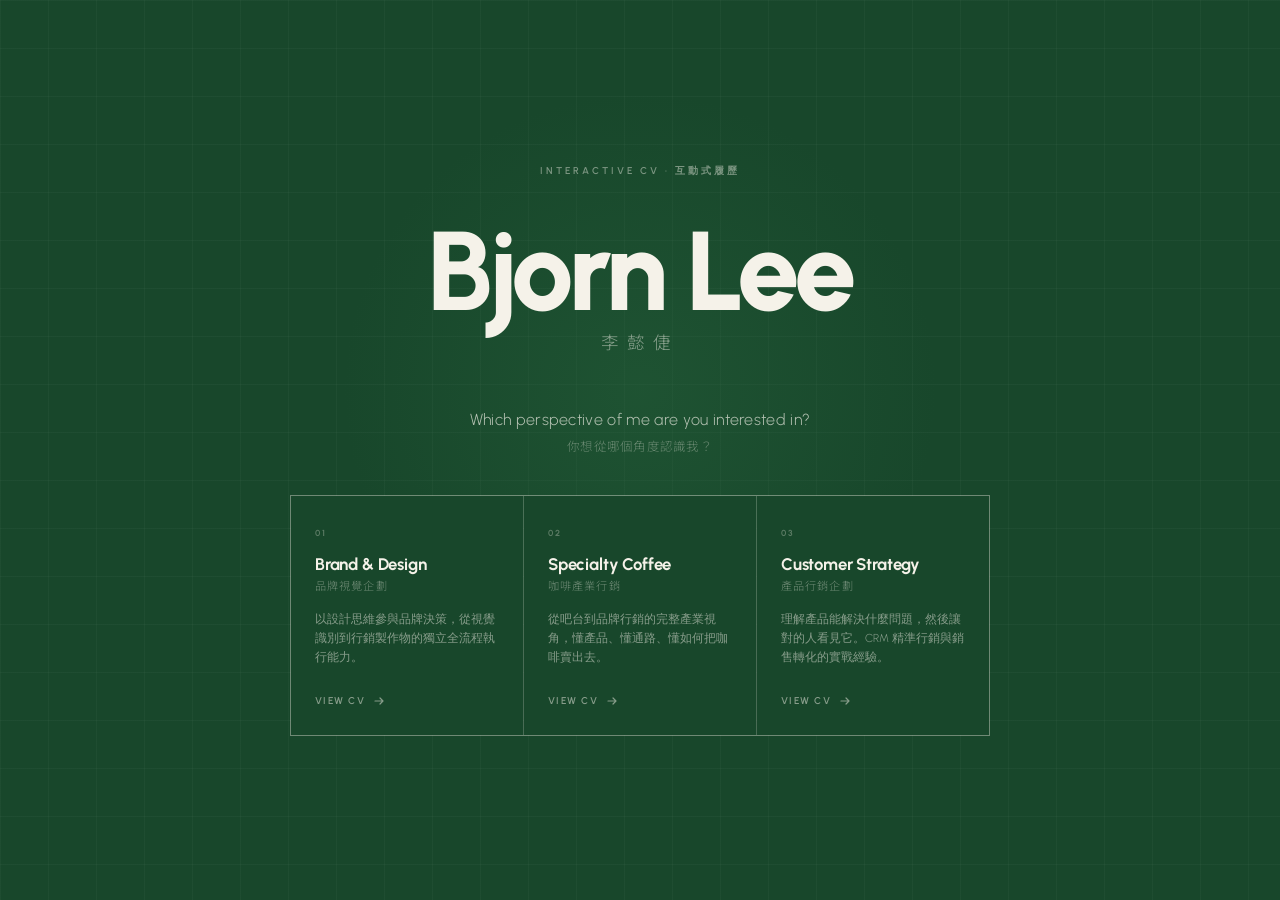
<file: index (4).html>
<!DOCTYPE html>
<html lang="zh-TW">
<head>
<meta charset="UTF-8">
<meta name="viewport" content="width=device-width, initial-scale=1.0">
<title>Bjorn Lee 李懿倢</title>
<meta name="description" content="Bjorn Lee 李懿倢 — 產品行銷企劃 · 品牌溝通 · CRM 精準行銷. Based in Tainan, open to remote.">
<link rel="preconnect" href="https://fonts.googleapis.com">
<link rel="preconnect" href="https://fonts.gstatic.com" crossorigin>
<link href="https://fonts.googleapis.com/css2?family=Urbanist:ital,wght@0,200;0,300;0,400;0,500;0,600;0,700;0,800;1,300;1,400&family=Noto+Sans+TC:wght@300;400;500;700&display=swap" rel="stylesheet">

<style>
/* ════════════════════════════════════════
   TOKENS
════════════════════════════════════════ */
:root{
  --g:     #18472b;
  --g2:    #1f5534;
  --g3:    #2a6940;
  --cream: #f5f2e9;
  --cream2:#ede9dc;
  --cream3:#e4dfd0;
  --stone: #9b9485;
  --ink:   #f5f2e9;
  --border:rgba(245,242,233,.12);
  --border2:rgba(245,242,233,.22);
  --r:3px;
  --ease:.3s cubic-bezier(.4,0,.2,1);
}

/* ════════════════════════════════════════
   BASE
════════════════════════════════════════ */
*,*::before,*::after{box-sizing:border-box;margin:0;padding:0}
html{scroll-behavior:smooth;-webkit-text-size-adjust:100%}
body{
  font-family:'Urbanist',sans-serif;
  background:var(--g);
  color:var(--cream);
  min-height:100vh;
  overflow-x:hidden;
}
button{font-family:inherit;cursor:pointer;border:none;background:none}
ul,ol{list-style:none}
a{color:inherit;text-decoration:none}
img{display:block;max-width:100%}
.zh{font-family:'Noto Sans TC',sans-serif}

/* ════════════════════════════════════════
   LANDING
════════════════════════════════════════ */
#landing{
  min-height:100vh;
  display:flex;
  flex-direction:column;
  justify-content:center;
  align-items:center;
  padding:2rem;
  position:relative;
  overflow:hidden;
  background:var(--g);
}
#landing::before{
  content:'';
  position:absolute;
  inset:0;
  background-image:
    linear-gradient(rgba(245,242,233,.03) 1px, transparent 1px),
    linear-gradient(90deg, rgba(245,242,233,.03) 1px, transparent 1px);
  background-size:48px 48px;
  pointer-events:none;
}
#landing::after{
  content:'';
  position:absolute;
  width:600px;height:600px;
  border-radius:50%;
  background:radial-gradient(circle, rgba(42,105,64,.35) 0%, transparent 70%);
  top:50%;left:50%;
  transform:translate(-50%,-60%);
  pointer-events:none;
}
.land-inner{
  position:relative;
  z-index:1;
  width:100%;
  max-width:700px;
  text-align:center;
}
.land-eyebrow{
  font-size:.62rem;font-weight:600;letter-spacing:.3em;text-transform:uppercase;
  color:rgba(245,242,233,.45);margin-bottom:2.5rem;
  opacity:0;animation:fadeUp .8s ease forwards .15s;
}
.land-name{
  font-size:clamp(3.5rem,10vw,7rem);font-weight:800;
  line-height:.95;letter-spacing:-.04em;color:var(--cream);margin-bottom:.3rem;
  opacity:0;animation:fadeUp .8s ease forwards .3s;
}
.land-name-zh{
  font-family:'Noto Sans TC',sans-serif;font-weight:300;
  font-size:clamp(.85rem,2.5vw,1.1rem);letter-spacing:.45em;
  color:rgba(245,242,233,.5);margin-bottom:3.5rem;
  opacity:0;animation:fadeUp .8s ease forwards .45s;
}
.land-question{
  font-size:clamp(.85rem,2vw,1rem);font-weight:300;
  color:rgba(245,242,233,.7);margin-bottom:.5rem;letter-spacing:.02em;
  opacity:0;animation:fadeUp .8s ease forwards .6s;
}
.land-question-zh{
  font-family:'Noto Sans TC',sans-serif;font-weight:300;font-size:.78rem;
  color:rgba(245,242,233,.35);margin-bottom:2.5rem;letter-spacing:.1em;
  opacity:0;animation:fadeUp .8s ease forwards .7s;
}
.mode-cards{
  display:grid;grid-template-columns:repeat(3,1fr);
  gap:1px;background:var(--border2);border:1px solid var(--border2);
  opacity:0;animation:fadeUp .8s ease forwards .85s;
}
@media(max-width:560px){.mode-cards{grid-template-columns:1fr}}
.mode-card{
  background:var(--g);padding:2rem 1.5rem 1.75rem;
  text-align:left;cursor:pointer;position:relative;overflow:hidden;
  transition:background var(--ease);
}
.mode-card::after{
  content:'';position:absolute;bottom:0;left:0;right:0;height:2px;
  background:var(--cream);transform:scaleX(0);transform-origin:left;
  transition:transform var(--ease);opacity:.35;
}
.mode-card:hover{background:var(--g2)}
.mode-card:hover::after{transform:scaleX(1)}
.card-num{
  font-size:.55rem;font-weight:700;letter-spacing:.25em;text-transform:uppercase;
  color:rgba(245,242,233,.3);margin-bottom:1rem;
}
.card-title{
  font-size:1.05rem;font-weight:700;color:var(--cream);
  display:block;margin-bottom:.2rem;letter-spacing:-.01em;
}
.card-title-zh{
  font-family:'Noto Sans TC',sans-serif;font-weight:300;font-size:.7rem;
  color:rgba(245,242,233,.4);letter-spacing:.1em;display:block;margin-bottom:1.1rem;
}
.card-desc{
  font-size:.72rem;font-weight:300;line-height:1.65;
  color:rgba(245,242,233,.5);margin-bottom:1.5rem;
}
.card-cta{
  display:inline-flex;align-items:center;gap:.45rem;
  font-size:.62rem;font-weight:600;letter-spacing:.15em;text-transform:uppercase;
  color:rgba(245,242,233,.5);transition:color var(--ease),gap var(--ease);
}
.mode-card:hover .card-cta{color:var(--cream);gap:.65rem}
.card-cta svg{width:12px;height:12px}

/* ════════════════════════════════════════
   CV PAGE
════════════════════════════════════════ */
#cv-page{display:none;background:var(--cream);color:#1c1b18;min-height:100vh}
#cv-page.active{display:block}

/* TOPBAR */
.topbar{
  position:sticky;top:0;z-index:200;
  background:var(--g);color:var(--cream);
  padding:.8rem 0;border-bottom:1px solid rgba(245,242,233,.1);
}
.topbar-inner{
  max-width:900px;margin:0 auto;padding:0 2rem;
  display:flex;align-items:center;justify-content:space-between;gap:1rem;
}
.topbar-back{
  display:inline-flex;align-items:center;gap:.5rem;
  font-size:.62rem;font-weight:600;letter-spacing:.15em;text-transform:uppercase;
  color:rgba(245,242,233,.5);transition:color var(--ease);
}
.topbar-back:hover{color:var(--cream)}
.topbar-back svg{width:14px;height:14px}
.topbar-logo{font-size:.85rem;font-weight:700;color:var(--cream);letter-spacing:-.01em}
.topbar-logo span{
  font-family:'Noto Sans TC',sans-serif;font-weight:300;
  font-size:.65rem;color:rgba(245,242,233,.4);margin-left:.4rem;letter-spacing:.2em;
}
.topbar-pill{
  font-size:.58rem;font-weight:700;letter-spacing:.12em;text-transform:uppercase;
  padding:.28rem .75rem;border:1px solid rgba(245,242,233,.25);
  color:rgba(245,242,233,.7);border-radius:999px;
}

/* MODE STRIP */
.mode-strip{
  background:var(--g2);border-bottom:1px solid rgba(245,242,233,.08);padding:.5rem 0;
}
.mode-strip-inner{
  max-width:900px;margin:0 auto;padding:0 2rem;display:flex;gap:.4rem;
}
.strip-btn{
  font-size:.6rem;font-weight:600;letter-spacing:.1em;text-transform:uppercase;
  padding:.35rem .85rem;border-radius:999px;
  color:rgba(245,242,233,.45);border:1px solid transparent;
  transition:all var(--ease);
}
.strip-btn:hover{color:rgba(245,242,233,.8)}
.strip-btn.on{
  background:rgba(245,242,233,.12);border-color:rgba(245,242,233,.2);color:var(--cream);
}

/* CV BODY */
.cv-wrap{max-width:900px;margin:0 auto;padding:0 2rem 5rem}

/* HERO */
.cv-hero{
  display:grid;grid-template-columns:1fr 192px;
  gap:3rem;align-items:center;
  padding:3.5rem 0 3rem;border-bottom:1px solid #ddd9ce;
}
@media(max-width:680px){
  .cv-hero{grid-template-columns:1fr;gap:2rem}
  .photo-col{order:-1}
}
.hero-eyebrow{
  font-size:.6rem;font-weight:700;letter-spacing:.25em;text-transform:uppercase;
  color:var(--g);margin-bottom:1rem;
  display:flex;align-items:center;gap:.55rem;
}
.hero-eyebrow::before{content:'';width:1.25rem;height:1.5px;background:var(--g)}
.cv-name{
  font-size:clamp(2.8rem,6vw,4.8rem);font-weight:800;
  line-height:.95;letter-spacing:-.035em;color:#1c1b18;margin-bottom:.35rem;
}
.cv-name-zh{
  font-family:'Noto Sans TC',sans-serif;font-weight:300;
  font-size:.95rem;letter-spacing:.4em;color:#9b9485;margin-bottom:1.75rem;
}
.hero-chips{display:flex;flex-wrap:wrap;gap:.45rem}
.chip{
  display:inline-flex;align-items:center;gap:.3rem;
  font-size:.65rem;font-weight:500;letter-spacing:.03em;
  padding:.28rem .7rem;border:1px solid #ddd9ce;border-radius:999px;
  color:#757166;background:#fff;transition:border-color var(--ease);
}
.chip.accent{border-color:rgba(24,71,43,.2);color:var(--g);background:rgba(24,71,43,.06)}
.chip svg{width:10px;height:10px;flex-shrink:0;opacity:.7}
.photo-col{position:relative;flex-shrink:0}
.cv-photo{
  width:192px;height:192px;object-fit:cover;object-position:top center;
  border-radius:4px;filter:grayscale(5%) contrast(1.04);display:block;
}
.photo-border{
  position:absolute;inset:-7px;border:1px solid rgba(24,71,43,.15);
  border-radius:6px;pointer-events:none;
}
.photo-badge{
  position:absolute;bottom:-10px;right:-8px;
  background:var(--g);color:var(--cream);
  font-size:.52rem;font-weight:700;letter-spacing:.12em;text-transform:uppercase;
  padding:.22rem .55rem;border-radius:2px;
}

/* SECTION CHROME */
.cv-section{
  padding:2.75rem 0;border-bottom:1px solid #ddd9ce;
  opacity:0;transform:translateY(18px);
  transition:opacity .5s ease,transform .5s ease;
}
.cv-section.vis{opacity:1;transform:none}
.cv-section:last-of-type{border-bottom:none}
.sec-hd{display:flex;align-items:center;gap:1rem;margin-bottom:2rem}
.sec-lbl{
  font-size:.58rem;font-weight:700;letter-spacing:.28em;text-transform:uppercase;
  color:var(--g);white-space:nowrap;
}
.sec-rule{flex:1;height:1px;background:#ddd9ce}

/* ABOUT */
.about-grid{display:grid;grid-template-columns:1fr 230px;gap:3rem;align-items:start}
@media(max-width:680px){
  .about-grid{grid-template-columns:1fr}
  .about-aside{order:-1}
}
.about-quote{
  font-size:1.05rem;font-weight:600;line-height:1.65;color:#1c1b18;
  margin-bottom:1.5rem;padding-left:1rem;border-left:2px solid var(--g);
}
.about-body{font-size:.85rem;font-weight:300;line-height:2;color:#3a3830}
.about-body p+p{margin-top:.9rem}
.about-body strong{font-weight:600;color:#1c1b18}
.aside-card{
  background:#fff;border:1px solid #ddd9ce;border-radius:var(--r);
  padding:1.1rem 1.25rem;margin-bottom:.85rem;
}
.aside-ttl{
  font-size:.55rem;font-weight:700;letter-spacing:.22em;text-transform:uppercase;
  color:#9b9485;margin-bottom:.8rem;
}
.tag-wrap{display:flex;flex-wrap:wrap;gap:.35rem}
.t{font-size:.63rem;font-weight:500;padding:.2rem .55rem;border:1px solid #ddd9ce;border-radius:2px;color:#757166}
.t.g{border-color:rgba(24,71,43,.2);color:var(--g);background:rgba(24,71,43,.05)}

/* EXPERIENCE */
.exp-list{display:flex;flex-direction:column}
.exp-row{
  display:grid;grid-template-columns:120px 1fr;gap:2rem;
  padding:2rem 0;border-bottom:1px solid #edeae0;
}
.exp-row:first-child{padding-top:0}
.exp-row:last-child{border-bottom:none;padding-bottom:0}
@media(max-width:560px){.exp-row{grid-template-columns:1fr;gap:.5rem}}
.exp-meta{font-size:.65rem;color:#9b9485;line-height:1.7}
.exp-dur{
  display:block;margin-top:.25rem;
  font-size:.58rem;font-weight:700;letter-spacing:.08em;text-transform:uppercase;color:var(--g);
}
.exp-co{font-size:1rem;font-weight:700;letter-spacing:-.01em;margin-bottom:.12rem;color:#1c1b18}
.exp-role{font-size:.75rem;font-weight:600;color:var(--g);margin-bottom:.08rem}
.exp-loc{font-size:.65rem;color:#9b9485;margin-bottom:.9rem}
.exp-desc{font-size:.82rem;font-weight:300;line-height:1.85;color:#3a3830;margin-bottom:.9rem}
.exp-buls{display:flex;flex-direction:column;gap:.35rem;margin-bottom:.9rem}
.exp-bul{
  font-size:.78rem;font-weight:300;line-height:1.65;color:#3a3830;
  display:grid;grid-template-columns:6px 1fr;gap:.55rem;align-items:baseline;
}
.exp-bul-dot{width:4px;height:4px;border-radius:50%;background:var(--g);margin-top:.55rem;flex-shrink:0}
.exp-bul strong{font-weight:600;color:#1c1b18}
.exp-tags{display:flex;flex-wrap:wrap;gap:.35rem}
.etag{
  font-size:.58rem;font-weight:600;letter-spacing:.07em;text-transform:uppercase;
  padding:.18rem .55rem;border:1px solid #ddd9ce;border-radius:2px;color:#9b9485;
}
.etag.f{border-color:rgba(24,71,43,.25);color:var(--g);background:rgba(24,71,43,.05)}

/* SKILLS */
.skills-grid{
  display:grid;grid-template-columns:repeat(3,1fr);
  gap:1px;background:#ddd9ce;border:1px solid #ddd9ce;
}
@media(max-width:640px){.skills-grid{grid-template-columns:1fr}}
.sk-card{background:#faf9f5;padding:1.5rem}
.sk-icon{margin-bottom:.85rem}
.sk-icon svg{width:18px;height:18px;color:var(--g)}
.sk-ttl{
  font-size:.58rem;font-weight:700;letter-spacing:.22em;text-transform:uppercase;
  color:var(--g);margin-bottom:.9rem;
}
.sk-list li{
  font-size:.78rem;font-weight:300;line-height:2;color:#3a3830;
  display:flex;align-items:baseline;gap:.45rem;
}
.sk-list li::before{content:'—';font-size:.6rem;color:#c8c4b8;flex-shrink:0}

/* TRAITS */
.traits-grid{display:grid;grid-template-columns:repeat(2,1fr);gap:1rem}
@media(max-width:540px){.traits-grid{grid-template-columns:1fr}}
.trait{
  padding:1.4rem 1.5rem;border:1px solid #ddd9ce;border-radius:var(--r);
  background:#fff;transition:border-color var(--ease),transform var(--ease);
}
.trait:hover{border-color:rgba(24,71,43,.25);transform:translateY(-2px)}
.trait-n{font-size:.52rem;font-weight:700;letter-spacing:.2em;color:var(--g);margin-bottom:.45rem}
.trait-t{font-size:.92rem;font-weight:700;letter-spacing:-.01em;margin-bottom:.15rem;color:#1c1b18}
.trait-tz{font-family:'Noto Sans TC',sans-serif;font-size:.68rem;font-weight:300;color:#9b9485;margin-bottom:.65rem;letter-spacing:.06em}
.trait-d{font-size:.78rem;font-weight:300;line-height:1.75;color:#757166}

/* EDU + GOALS */
.two-col{display:grid;grid-template-columns:1fr 1fr;gap:3rem}
@media(max-width:640px){.two-col{grid-template-columns:1fr}}
.edu-row{display:grid;grid-template-columns:80px 1fr;gap:1.25rem;padding-bottom:1.25rem}
.edu-yr{font-size:.65rem;color:#9b9485;padding-top:.2rem}
.edu-sch{font-size:.92rem;font-weight:700;margin-bottom:.18rem;color:#1c1b18}
.edu-dept{font-size:.75rem;color:#757166}
.edu-dept-zh{font-family:'Noto Sans TC',sans-serif;font-size:.68rem;font-weight:300;color:#9b9485;letter-spacing:.05em}
.goals-list{display:flex;flex-direction:column;gap:.65rem}
.goal{
  display:flex;gap:.65rem;align-items:flex-start;
  padding:.85rem 1rem;border:1px solid #ddd9ce;border-radius:var(--r);background:#fff;
}
.goal-d{width:5px;height:5px;border-radius:50%;background:var(--g);margin-top:.55rem;flex-shrink:0}
.goal-t{font-size:.78rem;font-weight:400;line-height:1.7;color:#3a3830}

/* FOOTER */
.cv-footer{
  padding:2.5rem 0 3rem;border-top:1px solid #ddd9ce;
  display:flex;justify-content:space-between;align-items:center;flex-wrap:wrap;gap:1.5rem;
}
.footer-email{
  font-size:.95rem;font-weight:600;color:var(--g);
  letter-spacing:-.01em;transition:opacity var(--ease);
  display:inline-flex;align-items:center;gap:.5rem;
}
.footer-email svg{width:14px;height:14px;opacity:.6}
.footer-email:hover{opacity:.65}
.footer-note{font-size:.65rem;color:#9b9485;text-align:right;line-height:1.8}
.footer-note strong{color:var(--g);font-weight:600}
@media(max-width:520px){.cv-footer{flex-direction:column;align-items:flex-start}.footer-note{text-align:left}}

/* MODE CONTENT */
[data-mode-content]{display:none}
[data-mode-content].on{display:block}

/* ANIMATIONS */
@keyframes fadeUp{
  from{opacity:0;transform:translateY(22px)}
  to{opacity:1;transform:none}
}
.cv-hero{opacity:0;animation:fadeUp .65s ease forwards .05s}

/* PRINT */
@media print{
  #landing{display:none!important}
  #cv-page{display:block!important}
  .topbar,.mode-strip{display:none}
  .cv-section{opacity:1!important;transform:none!important}
  .cv-hero{opacity:1!important}
}
</style>
</head>
<body>

<!-- ══════════════════════════════════════
     LANDING
══════════════════════════════════════ -->
<section id="landing" role="main" aria-label="Mode selection">
  <div class="land-inner">
    <p class="land-eyebrow">Interactive CV · 互動式履歷</p>
    <h1 class="land-name">Bjorn Lee</h1>
    <p class="land-name-zh">李懿倢</p>
    <p class="land-question">Which perspective of me are you interested in?</p>
    <p class="land-question-zh">你想從哪個角度認識我？</p>

    <div class="mode-cards" role="list">

      <button class="mode-card" data-m="design" role="listitem" aria-label="Brand & Design CV">
        <div class="card-num">01</div>
        <span class="card-title">Brand &amp; Design</span>
        <span class="card-title-zh">品牌視覺企劃</span>
        <p class="card-desc">以設計思維參與品牌決策，從視覺識別到行銷製作物的獨立全流程執行能力。</p>
        <span class="card-cta">
          View CV
          <svg viewBox="0 0 12 12" fill="none"><path d="M2 6h8M7 3l3 3-3 3" stroke="currentColor" stroke-width="1.2" stroke-linecap="round" stroke-linejoin="round"/></svg>
        </span>
      </button>

      <button class="mode-card" data-m="coffee" role="listitem" aria-label="Specialty Coffee CV">
        <div class="card-num">02</div>
        <span class="card-title">Specialty Coffee</span>
        <span class="card-title-zh">咖啡產業行銷</span>
        <p class="card-desc">從吧台到品牌行銷的完整產業視角，懂產品、懂通路、懂如何把咖啡賣出去。</p>
        <span class="card-cta">
          View CV
          <svg viewBox="0 0 12 12" fill="none"><path d="M2 6h8M7 3l3 3-3 3" stroke="currentColor" stroke-width="1.2" stroke-linecap="round" stroke-linejoin="round"/></svg>
        </span>
      </button>

      <button class="mode-card" data-m="strategy" role="listitem" aria-label="Customer Strategy CV">
        <div class="card-num">03</div>
        <span class="card-title">Customer Strategy</span>
        <span class="card-title-zh">產品行銷企劃</span>
        <p class="card-desc">理解產品能解決什麼問題，然後讓對的人看見它。CRM 精準行銷與銷售轉化的實戰經驗。</p>
        <span class="card-cta">
          View CV
          <svg viewBox="0 0 12 12" fill="none"><path d="M2 6h8M7 3l3 3-3 3" stroke="currentColor" stroke-width="1.2" stroke-linecap="round" stroke-linejoin="round"/></svg>
        </span>
      </button>

    </div>
  </div>
</section>

<!-- ══════════════════════════════════════
     CV PAGE
══════════════════════════════════════ -->
<div id="cv-page" role="main" aria-label="CV">

  <nav class="topbar">
    <div class="topbar-inner">
      <button class="topbar-back" id="btn-back" aria-label="Back to landing">
        <svg viewBox="0 0 14 14" fill="none"><path d="M10 7H4M6 4l-3 3 3 3" stroke="currentColor" stroke-width="1.2" stroke-linecap="round" stroke-linejoin="round"/></svg>
        Back
      </button>
      <span class="topbar-logo">Bjorn Lee <span>李懿倢</span></span>
      <span class="topbar-pill" id="topbar-pill">Strategy</span>
    </div>
  </nav>

  <div class="mode-strip">
    <div class="mode-strip-inner">
      <button class="strip-btn" data-sw="design">Brand &amp; Design</button>
      <button class="strip-btn" data-sw="coffee">Specialty Coffee</button>
      <button class="strip-btn" data-sw="strategy">Customer Strategy</button>
    </div>
  </div>

  <div class="cv-wrap">

    <!-- HERO -->
    <header class="cv-hero" aria-label="Profile">
      <div>
        <p class="hero-eyebrow" id="hero-eyebrow">產品行銷企劃 · 品牌溝通 · CRM 精準行銷</p>
        <h1 class="cv-name">Bjorn Lee</h1>
        <p class="cv-name-zh zh">李懿倢</p>
        <div class="hero-chips">
          <span class="chip accent">
            <svg viewBox="0 0 10 10" fill="none"><circle cx="5" cy="5" r="2.5" fill="currentColor"/></svg>
            台南 · Open to Remote
          </span>
          <span class="chip">
            <svg viewBox="0 0 10 10" fill="none"><path d="M5 1.5C3.07 1.5 1.5 3.07 1.5 5S3.07 8.5 5 8.5 8.5 6.93 8.5 5 6.93 1.5 5 1.5z" stroke="currentColor" stroke-width="1" fill="none"/><path d="M5 1.5C5 1.5 3.5 3.5 3.5 5S5 8.5 5 8.5 6.5 7 6.5 5 5 1.5 5 1.5z" stroke="currentColor" stroke-width="1" fill="none"/></svg>
            來自馬來西亞
          </span>
          <span class="chip">
            <svg viewBox="0 0 10 10" fill="none"><rect x="1" y="2.5" width="8" height="5" rx="1" stroke="currentColor" stroke-width="1" fill="none"/><path d="M1 4l4 2.5L9 4" stroke="currentColor" stroke-width="1"/></svg>
            bjornwork99@gmail.com
          </span>
        </div>
      </div>
      <div class="photo-col">
        <img class="cv-photo" src="[data-uri]" alt="Bjorn Lee presenting at coffee bar" loading="lazy">
        <div class="photo-border" aria-hidden="true"></div>
        <span class="photo-badge" aria-hidden="true">Tainan</span>
      </div>
    </header>

    <!-- ══════ ABOUT ══════ -->
    <section class="cv-section" id="s-about" aria-labelledby="lbl-about">
      <div class="sec-hd"><span class="sec-lbl" id="lbl-about">About</span><div class="sec-rule"></div></div>

      <!-- DESIGN -->
      <div data-mode-content="design">
        <div class="about-grid">
          <div>
            <blockquote class="about-quote">"設計不是目的，而是溝通的工具。"</blockquote>
            <div class="about-body">
              <p>視覺傳達設計系畢業，在多間台南設計公司累積品牌識別、網頁視覺與行銷製作物的實務經驗。</p>
              <p>在 DYC 打咖啡擔任行銷企劃期間，設計能力讓我能獨立完成從策略發想到視覺產出的全流程，不需要在「想法」和「執行」之間等待他人。</p>
              <p>我對美感有自己的標準，對品牌有整體觀，也清楚知道一個視覺決策背後需要服務的商業目標是什麼。</p>
            </div>
          </div>
          <div class="about-aside">
            <div class="aside-card"><div class="aside-ttl">工具</div><div class="tag-wrap"><span class="t g">Figma</span><span class="t g">AI / PS / AE / PR</span><span class="t">Web Design</span><span class="t">Motion</span></div></div>
            <div class="aside-card"><div class="aside-ttl">語言</div><div class="tag-wrap"><span class="t g">中文</span><span class="t g">English</span><span class="t">馬來文</span><span class="t">台語</span><span class="t">粵語</span></div></div>
            <div class="aside-card"><div class="aside-ttl">工作方式</div><div class="tag-wrap"><span class="t g">遠端優先</span><span class="t">台南</span><span class="t">彈性合作</span></div></div>
          </div>
        </div>
      </div>

      <!-- COFFEE -->
      <div data-mode-content="coffee">
        <div class="about-grid">
          <div>
            <blockquote class="about-quote">"我不只懂咖啡怎麼做，更理解咖啡產品如何定位、如何溝通、如何賣出去。"</blockquote>
            <div class="about-body">
              <p>在精品咖啡產業累積了從吧台到品牌行銷的完整視角。在 DYC 打咖啡擔任行銷企劃期間，主導產品線開發、CRM 建置與會員轉化機制，帶動淡季銷售近兩倍同期成長。</p>
              <p>咖啡專業讓我在與產品團隊、門市人員溝通時沒有門檻，行銷思維讓我能把這些專業轉化為消費者看得懂的語言。</p>
              <p>對我來說，咖啡產業最有趣的地方，是它同時需要感性的品味判斷與理性的市場分析——而這正是我最自在的工作狀態。</p>
            </div>
          </div>
          <div class="about-aside">
            <div class="aside-card"><div class="aside-ttl">義式 &amp; 手沖</div><div class="tag-wrap"><span class="t g">Espresso</span><span class="t g">V60</span><span class="t">蛋糕杯</span><span class="t">虹吸</span><span class="t">愛樂壓</span></div></div>
            <div class="aside-card"><div class="aside-ttl">語言</div><div class="tag-wrap"><span class="t g">中文</span><span class="t g">English</span><span class="t">馬來文</span><span class="t">台語</span><span class="t">粵語</span></div></div>
            <div class="aside-card"><div class="aside-ttl">規劃認證</div><div class="tag-wrap"><span class="t g">SCA</span><span class="t g">CVA</span><span class="t">台灣丙級</span></div></div>
          </div>
        </div>
      </div>

      <!-- STRATEGY -->
      <div data-mode-content="strategy">
        <div class="about-grid">
          <div>
            <blockquote class="about-quote">"在供需之間，建立具備信任感的價值橋樑。"</blockquote>
            <div class="about-body">
              <p>來自馬來西亞，定居台南，擁有五種語言溝通能力。我的工作核心是：理解產品能解決什麼問題，然後讓對的人看見它。</p>
              <p>在 DYC 打咖啡期間，從零建立 CRM 精準行銷機制，整合門市展演、LineOA 推送與會員轉化流程，帶動淡季銷售近兩倍同期成長。</p>
              <p>設計背景讓我能獨立產出行銷製作物，咖啡產業經驗讓我熟悉實體通路與消費者行為，多語言能力讓我在不同文化背景的客群面前都能找到溝通節點。這三者加在一起，讓我能在策略與執行之間靈活移動。</p>
            </div>
          </div>
          <div class="about-aside">
            <div class="aside-card"><div class="aside-ttl">核心標籤</div><div class="tag-wrap"><span class="t g">#產品行銷</span><span class="t g">#品牌企劃</span><span class="t">#CRM</span><span class="t">#關鍵客戶</span></div></div>
            <div class="aside-card"><div class="aside-ttl">語言</div><div class="tag-wrap"><span class="t g">中文</span><span class="t g">English</span><span class="t">馬來文</span><span class="t">台語</span><span class="t">粵語</span></div></div>
            <div class="aside-card"><div class="aside-ttl">工作方式</div><div class="tag-wrap"><span class="t g">遠端優先</span><span class="t">台南</span><span class="t">彈性合作</span></div></div>
          </div>
        </div>
      </div>

    </section>

    <!-- ══════ EXPERIENCE ══════ -->
    <section class="cv-section" id="s-exp" aria-labelledby="lbl-exp">
      <div class="sec-hd"><span class="sec-lbl" id="lbl-exp">Experience</span><div class="sec-rule"></div></div>
      <div class="exp-list">

        <!-- DYC -->
        <article class="exp-row">
          <div>
            <div class="exp-meta">2025 Apr<br>— 2025 Nov</div>
            <span class="exp-dur">8 mo</span>
          </div>
          <div>
            <div class="exp-co">DYC 打咖啡 · 億世國際有限公司</div>
            <div class="exp-role">精品咖啡部 — 創意行銷副理 / 產品經理</div>
            <div class="exp-loc">台南市永康區 · 飲料店業</div>
            <p class="exp-desc">主導精品熟豆銷售與尊爵會員業務，整合產品開發、品牌溝通與 CRM 精準行銷，建立從陌生客到高價值關鍵客戶的完整轉化機制。</p>
            <ul class="exp-buls">
              <li class="exp-bul"><div class="exp-bul-dot"></div><div>導入工作流程優化與 LineOA 精準行銷，帶動熟豆銷售顯著成長，淡季同期成長近兩倍</div></li>
              <li class="exp-bul"><div class="exp-bul-dot"></div><div>規劃並推動兩條新產品線：DYC DRIPMART 濾掛包專線 與 10X 倍濃縮咖啡液</div></li>
              <li class="exp-bul"><div class="exp-bul-dot"></div><div>建立漏斗式客戶轉化機制：門市展演試飲 → 公司自研 SaaS 導入 CRM → LineOA 精準推送 → 尊爵會員轉化。會員制設計確保高黏著度的重複消費，同時透過精準客群匹配降低 SKU 庫存壓力，提升整體銷售效率</div></li>
              <li class="exp-bul"><div class="exp-bul-dot"></div><div>主導 B2C 課程內容規劃與流程設計，合作單位涵蓋高雄勞工局等政府單位與專業行銷公司</div></li>
              <li class="exp-bul"><div class="exp-bul-dot"></div><div>撰寫與台南新總圖書館合作活動企劃案，結合場域人流優勢與目標客群定位</div></li>
              <li class="exp-bul"><div class="exp-bul-dot"></div><div>行銷通路整合：門市實體 · IG · 官網 · LineOA（CRM 主工具）</div></li>
            </ul>
            <div class="exp-tags">
              <span class="etag f">Product Marketing</span>
              <span class="etag f">CRM</span>
              <span class="etag f">Brand Strategy</span>
              <span class="etag">Visual Design</span>
              <span class="etag">Key Account</span>
              <span class="etag">Specialty Coffee</span>
            </div>
          </div>
        </article>

        <!-- 鉅潞 -->
        <article class="exp-row">
          <div>
            <div class="exp-meta">2024 Nov<br>— 2025 Mar</div>
            <span class="exp-dur">Web</span>
          </div>
          <div>
            <div class="exp-co">鉅潞科技有限公司</div>
            <div class="exp-role">網頁設計師</div>
            <div class="exp-loc">台南</div>
            <p class="exp-desc">負責網頁設計規劃與視覺產出，涵蓋 UI 介面設計與前端視覺整合。</p>
            <div class="exp-tags">
              <span class="etag">Web Design</span><span class="etag">UI/UX</span><span class="etag">Figma</span>
            </div>
          </div>
        </article>

        <!-- 凡立橙 -->
        <article class="exp-row">
          <div>
            <div class="exp-meta">2024 Aug<br>— 2024 Oct</div>
            <span class="exp-dur">3 mo</span>
          </div>
          <div>
            <div class="exp-co">凡立橙有限公司</div>
            <div class="exp-role">設計師</div>
            <div class="exp-loc">台南</div>
            <p class="exp-desc">執行品牌視覺設計專案，負責品牌識別系統建立與視覺風格定義,[循環接力聯盟計畫]HDPE回收專案視覺提案</p>
            <div class="exp-tags">
              <span class="etag">Brand Identity</span><span class="etag">Adobe Suite</span>
            </div>
          </div>
        </article>

        <!-- 菲堤 -->
        <article class="exp-row">
          <div>
            <div class="exp-meta">2023 Nov<br>— 2024 Feb</div>
            <span class="exp-dur">4 mo</span>
          </div>
          <div>
            <div class="exp-co">菲堤有限公司</div>
            <div class="exp-role">設計師</div>
            <div class="exp-loc">台南</div>
            <p class="exp-desc">參與品牌設計規劃與視覺設計產出，協助建立品牌形象系統, 規劃20周年園遊會主視覺與場布.</p>
            <div class="exp-tags">
              <span class="etag">Brand Design</span><span class="etag">Visual Identity</span>
            </div>
          </div>
        </article>

        <!-- 龜記 -->
        <article class="exp-row">
          <div>
            <div class="exp-meta">2021<br>— 2023</div>
            <span class="exp-dur">Bar Ops</span>
          </div>
          <div>
            <div class="exp-co">龜記 永康店 / 善化店</div>
            <div class="exp-role">店員（含吧台作業）</div>
            <div class="exp-loc">台南</div>
            <p class="exp-desc">熟悉台灣飲品市場的外場服務與吧台流程，積累第一線顧客互動與服務體驗。</p>
            <div class="exp-tags">
              <span class="etag">Bar Operations</span><span class="etag">Customer Service</span>
            </div>
          </div>
        </article>

        <!-- Caffe Diem -->
        <article class="exp-row">
          <div>
            <div class="exp-meta">2015<br>— 2017</div>
            <span class="exp-dur">Origin</span>
          </div>
          <div>
            <div class="exp-co">Caffe Diem / Coffee Book &amp; Rains</div>
            <div class="exp-role">實習咖啡師 → 咖啡師</div>
            <div class="exp-loc">馬來西亞 · 吉打</div>
            <p class="exp-desc">系統性學習義式咖啡萃取原理、牛奶蒸氣技術及多種手沖技法，奠定精品咖啡職涯基礎。</p>
            <div class="exp-tags">
              <span class="etag f">Specialty Coffee</span><span class="etag">Espresso</span><span class="etag">Pour Over</span>
            </div>
          </div>
        </article>

      </div>
    </section>

    <!-- ══════ SKILLS ══════ -->
    <section class="cv-section" id="s-skills" aria-labelledby="lbl-skills">
      <div class="sec-hd"><span class="sec-lbl" id="lbl-skills">Skills</span><div class="sec-rule"></div></div>
      <div class="skills-grid">

        <div class="sk-card">
          <div class="sk-icon">
            <svg viewBox="0 0 18 18" fill="none"><rect x="1.5" y="1.5" width="6" height="6" rx="1" stroke="currentColor" stroke-width="1.2"/><rect x="10.5" y="1.5" width="6" height="6" rx="1" stroke="currentColor" stroke-width="1.2"/><rect x="1.5" y="10.5" width="6" height="6" rx="1" stroke="currentColor" stroke-width="1.2"/><path d="M13.5 10.5v6M10.5 13.5h6" stroke="currentColor" stroke-width="1.2" stroke-linecap="round"/></svg>
          </div>
          <div class="sk-ttl">Brand &amp; Visual Design</div>
          <ul class="sk-list">
            <li>Adobe Illustrator (AI)</li>
            <li>Adobe Photoshop (PS)</li>
            <li>Adobe After Effects (AE)</li>
            <li>Adobe Premiere Pro (PR)</li>
            <li>Figma</li>
            <li>品牌識別系統規劃</li>
            <li>行銷製作物獨立產出</li>
            <li>AI 工具輔助工作流</li>
          </ul>
        </div>

        <div class="sk-card">
          <div class="sk-icon">
            <svg viewBox="0 0 18 18" fill="none"><path d="M9 2L11 7H16L12 10.5L13.5 16L9 13L4.5 16L6 10.5L2 7H7L9 2Z" stroke="currentColor" stroke-width="1.2" stroke-linejoin="round"/></svg>
          </div>
          <div class="sk-ttl">Marketing &amp; Strategy</div>
          <ul class="sk-list">
            <li>產品定位與選品開發</li>
            <li>CRM 建置與精準行銷</li>
            <li>LineOA 會員轉化機制</li>
            <li>線上 / 線下通路行銷企劃</li>
            <li>關鍵客戶開發與維護</li>
            <li>顧問式銷售溝通</li>
            <li>行銷製作物規劃執行</li>
          </ul>
        </div>

        <div class="sk-card">
          <div class="sk-icon">
            <svg viewBox="0 0 18 18" fill="none"><path d="M4 13c0-2.5 1.5-5 5-5s5 2.5 5 5" stroke="currentColor" stroke-width="1.2" stroke-linecap="round"/><ellipse cx="9" cy="13" rx="5" ry="1.5" stroke="currentColor" stroke-width="1.2"/><path d="M9 8V5" stroke="currentColor" stroke-width="1.2" stroke-linecap="round"/><path d="M6.5 5.5C6.5 4.12 7.62 3 9 3s2.5 1.12 2.5 2.5" stroke="currentColor" stroke-width="1.2" stroke-linecap="round"/></svg>
          </div>
          <div class="sk-ttl">Specialty Coffee</div>
          <ul class="sk-list">
            <li>義式半自動機器操作</li>
            <li>萃取矯正 Extraction Calibration</li>
            <li>各式萃取工具</li>
            <li>豆子知識（產地 / 處理法 / 品種）</li>
            <li>風味特質辨識</li>
            <li>基本拉花 Latte Art</li>
            <li>新品項開發與主導</li>
          </ul>
        </div>

      </div>
    </section>

    <!-- ══════ TRAITS ══════ -->
    <section class="cv-section" id="s-traits" aria-labelledby="lbl-traits">
      <div class="sec-hd"><span class="sec-lbl" id="lbl-traits">核心職能與特質</span><div class="sec-rule"></div></div>
      <div class="traits-grid">
        <div class="trait">
          <div class="trait-n">01</div>
          <div class="trait-t">Demand Deconstruction</div>
          <div class="trait-tz zh">需求解構</div>
          <p class="trait-d">精準捕捉供需兩端的深層需求，定義產品的溝通價值，讓每一個行動都具備意義。</p>
        </div>
        <div class="trait">
          <div class="trait-n">02</div>
          <div class="trait-t">Multi-dimensional Communication</div>
          <div class="trait-tz zh">多維度溝通</div>
          <p class="trait-d">整合視覺設計、行銷流程與現場展演，消除專業門檻，用最合適的語言與受眾對話。</p>
        </div>
        <div class="trait">
          <div class="trait-n">03</div>
          <div class="trait-t">Relationship Building</div>
          <div class="trait-tz zh">關係對接</div>
          <p class="trait-d">透過顧問式服務與關鍵客戶培養長期信任，讓客戶從認可單一產品，進而認同品牌整體。</p>
        </div>
        <div class="trait">
          <div class="trait-n">04</div>
          <div class="trait-t">Adaptive Thinking</div>
          <div class="trait-tz zh">靈活跳躍性思考</div>
          <p class="trait-d">擅長多面向整合，在策略規劃與一線實戰之間無縫轉換，維持策略邏輯的同時保有溝通的溫度。</p>
        </div>
      </div>
    </section>

    <!-- ══════ EDU + GOALS ══════ -->
    <section class="cv-section" id="s-edu" aria-labelledby="lbl-edu">
      <div class="sec-hd"><span class="sec-lbl" id="lbl-edu">Education &amp; Goals</span><div class="sec-rule"></div></div>
      <div class="two-col">
        <div>
          <div class="edu-row">
            <div class="edu-yr">Grad.</div>
            <div>
              <div class="edu-sch">國立雲林科技大學</div>
              <div class="edu-dept">National Yunlin University of Science &amp; Technology</div>
              <div class="edu-dept-zh zh">視覺傳達設計系 · B.A. Visual Communication Design</div>
            </div>
          </div>
        </div>
        <div>
          <ul class="goals-list">
            <li class="goal"><div class="goal-d"></div><p class="goal-t">持續學習精品咖啡產業與 AI 相關知識，維持最新資訊與技術</p></li>
            <li class="goal"><div class="goal-d"></div><p class="goal-t">規劃考取 SCA CVA 或台灣丙級咖啡證照</p></li>
            <li class="goal"><div class="goal-d"></div><p class="goal-t">整合品牌體驗＋系統整合＋咖啡產業經營，打造具競爭力的咖啡品牌</p></li>
            <li class="goal"><div class="goal-d"></div><p class="goal-t">參加縣市級咖啡比賽，以實戰積累技術公信力</p></li>
          </ul>
        </div>
      </div>
    </section>

  </div>

  <footer>
    <div class="cv-wrap">
      <div class="cv-footer">
        <a href="mailto:bjornwork99@gmail.com" class="footer-email">
          <svg viewBox="0 0 14 14" fill="none"><rect x="1" y="3" width="12" height="8" rx="1.5" stroke="currentColor" stroke-width="1.1" fill="none"/><path d="M1 5l6 4 6-4" stroke="currentColor" stroke-width="1.1"/></svg>
          bjornwork99@gmail.com
        </a>
        <div class="footer-note">
          台南 · 來自馬來西亞 · 希望遠端<br>
          Instagram @arhh_jie · Behance: Bjorn Lee
        </div>
      </div>
    </div>
  </footer>

</div>

<script>
const modeConfig = {
  design:   { pill: 'Brand & Design',    eyebrow: '品牌視覺企劃 · 行銷製作物 · 設計思維' },
  coffee:   { pill: 'Specialty Coffee',  eyebrow: '咖啡產業行銷 · 產品企劃 · CRM 銷售轉化' },
  strategy: { pill: 'Customer Strategy', eyebrow: '產品行銷企劃 · 品牌溝通 · CRM 精準行銷' }
};

let sectionObserver = null;

function setMode(m) {
  const cfg = modeConfig[m];
  document.getElementById('topbar-pill').textContent = cfg.pill;
  document.getElementById('hero-eyebrow').textContent = cfg.eyebrow;

  document.querySelectorAll('[data-mode-content]').forEach(el => {
    el.classList.toggle('on', el.dataset.modeContent === m);
  });
  document.querySelectorAll('.strip-btn').forEach(b => {
    b.classList.toggle('on', b.dataset.sw === m);
  });

  // reset + re-observe sections
  document.querySelectorAll('.cv-section').forEach(el => el.classList.remove('vis'));
  if (sectionObserver) sectionObserver.disconnect();
  sectionObserver = new IntersectionObserver(entries => {
    entries.forEach(e => {
      if (e.isIntersecting) { e.target.classList.add('vis'); sectionObserver.unobserve(e.target); }
    });
  }, { threshold: 0.06, rootMargin: '0px 0px -30px 0px' });
  document.querySelectorAll('.cv-section').forEach(el => sectionObserver.observe(el));
}

function showLanding() {
  document.getElementById('landing').style.display = 'flex';
  document.getElementById('cv-page').classList.remove('active');
  document.title = 'Bjorn Lee 李懿倢';
}

function showCV(m) {
  document.getElementById('landing').style.display = 'none';
  document.getElementById('cv-page').classList.add('active');
  window.scrollTo(0, 0);
  setMode(m);
  document.title = `Bjorn Lee · ${modeConfig[m].pill}`;
}

document.querySelectorAll('.mode-card').forEach(btn => {
  btn.addEventListener('click', () => showCV(btn.dataset.m));
});
document.getElementById('btn-back').addEventListener('click', showLanding);
document.querySelectorAll('.strip-btn').forEach(btn => {
  btn.addEventListener('click', () => {
    window.scrollTo({ top: 0, behavior: 'smooth' });
    setMode(btn.dataset.sw);
  });
});
</script>

<script>
/* ════════════════════════════════════════
   SECURITY LAYER
   Pure front-end hardening for a public
   GitHub Pages portfolio site.
════════════════════════════════════════ */

(function() {

  /* 1 — Console fingerprint & warning
     Discourages casual scraping / copying */
  const _warn = [
    '%c Bjorn Lee 李懿倢 — Portfolio ',
    'background:#18472b;color:#f5f2e9;font-size:14px;font-weight:700;padding:6px 12px;border-radius:3px;',
  ];
  const _msg = [
    '%c © 2025 Bjorn Lee. All Rights Reserved.\n' +
    'This site and its content are protected under copyright law.\n' +
    'Unauthorised reproduction or data harvesting is prohibited.\n' +
    'Contact: bjornwork99@gmail.com',
    'color:#18472b;font-size:11px;'
  ];
  console.clear();
  console.log(..._warn);
  console.log(..._msg);

  /* 2 — Disable right-click context menu */
  document.addEventListener('contextmenu', function(e) {
    e.preventDefault();
  });

  /* 3 — Block common DevTools keyboard shortcuts
     (F12, Ctrl+Shift+I/J/U, Cmd+Option+I/J) */
  document.addEventListener('keydown', function(e) {
    const blocked =
      e.key === 'F12' ||
      (e.ctrlKey && e.shiftKey && ['I','J','C','U'].includes(e.key.toUpperCase())) ||
      (e.metaKey && e.altKey && ['I','J','C'].includes(e.key.toUpperCase())) ||
      (e.ctrlKey && e.key.toUpperCase() === 'U');
    if (blocked) e.preventDefault();
  });

  /* 4 — Prevent text selection on the whole page
     (still allows clicking buttons / links) */
  document.addEventListener('selectstart', function(e) {
    if (e.target.tagName === 'INPUT' || e.target.tagName === 'TEXTAREA') return;
    e.preventDefault();
  });

  /* 5 — Disable drag of images */
  document.addEventListener('dragstart', function(e) {
    if (e.target.tagName === 'IMG') e.preventDefault();
  });

  /* 6 — Clickjacking / iframe protection */
  if (window.self !== window.top) {
    window.top.location = window.self.location;
  }

  /* 7 — DevTools open detection (size heuristic)
     Redirects to landing if devtools panel detected */
  const _threshold = 160;
  let _devOpen = false;
  setInterval(function() {
    const widthDiff  = window.outerWidth  - window.innerWidth;
    const heightDiff = window.outerHeight - window.innerHeight;
    if ((widthDiff > _threshold || heightDiff > _threshold) && !_devOpen) {
      _devOpen = true;
      console.clear();
      console.log(..._warn);
      console.log(..._msg);
    } else if (widthDiff <= _threshold && heightDiff <= _threshold) {
      _devOpen = false;
    }
  }, 1000);

})();
</script>
</body>
</html>
</file>
<file: style.css>
/* BJORN LEE — Personal Brand Website / V1 */

:root {
  --g: #18472b;
  --g2: #1f5534;
  --g3: #2a6940;
  --cream: #f5f2e9;
  --cream2: #ede9dc;
  --cream3: #e4dfd0;
  --stone: #9b9485;
  --ink: #1c1b18;
  --paper: #f5f2e9;
  --white: #fffdf8;
  --line: #d9d4c8;
  --dark-line: rgba(245,242,233,.18);
  --max: 1440px;
  --pad: clamp(1.25rem, 4vw, 4.5rem);
  --ease: cubic-bezier(.22, 1, .36, 1);
}

*,
*::before,
*::after { box-sizing: border-box; }

html {
  scroll-behavior: smooth;
  scroll-padding-top: 80px;
  -webkit-text-size-adjust: 100%;
}

body {
  margin: 0;
  background: var(--paper);
  color: var(--ink);
  font-family: "Urbanist", "未來螢黑 TC", "Noto Sans TC", sans-serif;
  font-weight: 400;
  overflow-x: hidden;
}

body,
button,
a { -webkit-font-smoothing: antialiased; }

a { color: inherit; text-decoration: none; }
button { font: inherit; }
img { max-width: 100%; display: block; }

.zh,
p,
h1,h2,h3,h4 { font-family: "Urbanist", "未來螢黑 TC", "Noto Sans TC", sans-serif; }

.container {
  width: min(100%, var(--max));
  margin-inline: auto;
  padding-inline: var(--pad);
}

.mono {
  font-family: "Urbanist", monospace;
  font-size: .63rem;
  letter-spacing: .20em;
  text-transform: uppercase;
}

.eyebrow {
  margin: 0 0 1.25rem;
  font-size: .68rem;
  font-weight: 600;
  letter-spacing: .18em;
  text-transform: uppercase;
}

.section-no {
  display: inline-block;
  min-width: 5rem;
  color: var(--g);
}

.section-dark {
  background: var(--g);
  color: var(--cream);
}

.section {
  padding-block: clamp(5rem, 10vw, 10rem);
}

.section-intro {
  display: grid;
  grid-template-columns: 5rem 1fr;
  gap: clamp(1rem, 4vw, 4rem);
  margin-bottom: clamp(3rem, 7vw, 7rem);
}

.section-intro h2,
.contact h2 {
  max-width: 1050px;
  margin: 0;
  font-size: clamp(3rem, 7.5vw, 7.8rem);
  line-height: 1.2;
  letter-spacing: -.011em;
  font-weight: 700;
}

.section-intro h2 em,
.contact h2 em {
  font-style: normal;
  font-weight: 300;
}

.section-intro-light .section-no,
.section-dark .section-no { color: rgba(245,242,233,.55); }

.section-intro-light .eyebrow,
.section-dark .eyebrow { color: rgba(245,242,233,.55); }

.skip-link {
  position: fixed;
  top: 1rem;
  left: 1rem;
  z-index: 999;
  padding: .7rem 1rem;
  background: var(--cream);
  color: var(--g);
  transform: translateY(-150%);
}
.skip-link:focus { transform: none; }

/* Header */
.site-header {
  position: fixed;
  z-index: 100;
  top: 0;
  left: 0;
  right: 0;
  display: grid;
  grid-template-columns: 1fr auto 1fr;
  align-items: center;
  min-height: 72px;
  padding: 0 var(--pad);
  color: var(--cream);
  background: rgba(24,71,43,.96);
  border-bottom: 1px solid rgba(245,242,233,.12);
  -webkit-backdrop-filter: blur(14px); /* Safari/iOS requires the prefix */ 
  backdrop-filter: blur(14px);
  transition: transform .45s var(--ease), background .3s ease;
}

.brand-mark {
  display: flex;
  align-items: baseline;
  gap: .55rem;
  font-size: .78rem;
  font-weight: 700;
  letter-spacing: .06em;
}
.brand-mark small {
  font-family: "未來螢黑 TC", "Noto Sans TC", sans-serif;
  font-size: .62rem;
  font-weight: 300;
  opacity: .5;
  letter-spacing: .15em;
}

.main-nav {
  display: flex;
  gap: clamp(1rem, 2.5vw, 2.5rem);
  font-size: .66rem;
  letter-spacing: .1em;
  text-transform: uppercase;
}
.main-nav a,
.header-cta { opacity: .62; transition: opacity .25s ease; }
.main-nav a:hover,
.header-cta:hover { opacity: 1; }

.header-cta {
  justify-self: end;
  font-size: .64rem;
  letter-spacing: .12em;
  text-transform: uppercase;
}
.header-cta span { margin-left: .3rem; }

/* Hero */
.hero {
  min-height: 100svh;
  position: relative;
  display: flex;
  align-items: center;
  padding-top: 72px;
  overflow: hidden;
}
.hero::before {
  content: "";
  position: absolute;
  inset: 0;
  opacity: .55;
  background-image:
    linear-gradient(rgba(245,242,233,.035) 1px, transparent 1px),
    linear-gradient(90deg, rgba(245,242,233,.035) 1px, transparent 1px);
  background-size: 64px 64px;
  pointer-events: none;
}
.hero-grid {
  position: relative;
  display: grid;
  grid-template-columns: 5rem 1fr 10rem;
  gap: clamp(1rem, 4vw, 4rem);
  align-items: end;
  padding-block: 8rem 7rem;
}
.hero-index { align-self: start; color: rgba(245,242,233,.45); }
.hero-copy { max-width: 1050px; }
.hero-copy .eyebrow { color: rgba(245,242,233,.52); }
.hero-copy h1 {
  margin: 0;
  font-size: clamp(3.5rem, 8.8vw, 9rem);
  line-height: .88;
  letter-spacing: -.065em;
  font-weight: 700;
}
.hero-copy h1 em {
  font-style: normal;
  font-weight: 300;
}
.hero-bottom {
  display: flex;
  justify-content: space-between;
  align-items: end;
  gap: 2rem;
  margin-top: clamp(3rem, 8vw, 7rem);
}
.hero-meta {
  margin: 0;
  max-width: 500px;
  color: rgba(245,242,233,.55);
  font-size: .75rem;
  line-height: 1.7;
}
.circle-link {
  width: 92px;
  height: 92px;
  flex: 0 0 auto;
  display: flex;
  flex-direction: column;
  justify-content: center;
  align-items: center;
  gap: .2rem;
  border: 1px solid rgba(245,242,233,.3);
  border-radius: 50%;
  font-size: .62rem;
  text-transform: uppercase;
  letter-spacing: .1em;
  transition: background .35s var(--ease), color .35s var(--ease), transform .35s var(--ease);
}
.circle-link:hover {
  background: var(--cream);
  color: var(--g);
  transform: rotate(-8deg);
}
.hero-side {
  align-self: stretch;
  display: flex;
  flex-direction: column;
  justify-content: space-between;
  color: rgba(245,242,233,.35);
}
.hero-side-label { writing-mode: vertical-rl; font-size: .62rem; letter-spacing: .2em; }
.hero-side-line { width: 1px; flex: 1; background: rgba(245,242,233,.15); margin: 1rem auto; }
.hero-side-note { font-size: .62rem; line-height: 1.7; }
.hero-scroll {
  position: absolute;
  right: var(--pad);
  bottom: 1.5rem;
  color: rgba(245,242,233,.35);
}

/* What I do */
.domain-expertise-grid {
  display: grid;
  grid-template-columns: repeat(3, 1fr);
  border-top: 1px solid var(--line);
  border-bottom: 1px solid var(--line);
}
.domain-expertise {
  position: relative;
  min-height: 420px;
  padding: clamp(1.5rem, 4vw, 3.5rem);
  border-right: 1px solid var(--line);
  transition: background .4s var(--ease), color .4s var(--ease);
}
.domain-expertise:last-child { border-right: 0; }
.domain-expertise:hover { background: var(--g); color: var(--cream); }
.cap-no { color: var(--g); }
.domain-expertise:hover .cap-no { color: rgba(245,242,233,.45); }
.domain-expertise h3 {
  margin: 5rem 0 .8rem;
  font-size: clamp(2.3rem, 5vw, 5rem);
  line-height: .9;
  letter-spacing: -.05em;
}
.cap-lead { font-size: 1rem; margin: 0 0 2rem; }
.domain-expertise ul { margin: 0; padding: 0; list-style: none; }
.domain-expertise li {
  padding-block: .35rem;
  color: var(--stone);
  font-size: .72rem;
  border-top: 1px solid var(--line);
}
.domain-expertise:hover li { color: rgba(245,242,233,.58); border-color: rgba(245,242,233,.16); }
.cap-arrow {
  position: absolute;
  right: 2rem;
  bottom: 2rem;
  font-size: 1.2rem;
  opacity: .35;
}

/* Work */
/* =========================
   WORK — HORIZONTAL RAIL
   ========================= */
.work-window {
  width: 100vw;
  margin-left: calc(50% - 50vw);

  overflow-x: auto;
  overflow-y: hidden;

  scrollbar-width: none;
  -ms-overflow-style: none;
  scroll-behavior: auto;
}

.work-window::-webkit-scrollbar {
  display: none;
}

.work-scroll {
  position: relative;
  display: flex;
  flex-direction: row;
  flex-wrap: nowrap;
  gap: clamp(1rem, 2vw, 2rem);
  /* 從 container 左側延伸到 viewport 右側 */
  width: max-content;
  max-width: none;
  overflow-y: visible;
  padding: .75rem calc(var(--pad) * 0.5) 2rem;
  scrollbar-width: none;
  -ms-overflow-style: none;
  cursor: grab;
  user-select: none;
  -webkit-user-select: none;
}
.work-scroll::-webkit-scrollbar {
  display: none;
}
.work-scroll.is-dragging {
  cursor: grabbing;
}
/* =========================
   CARD
   ========================= */

.work-card {
  position: relative;
  flex: 0 0 clamp(260px, 30vw, 380px);
  width: clamp(260px, 30vw, 380px);
  aspect-ratio: 4 / 5;
  display: block;
  overflow: hidden;
  isolation: isolate;
  text-decoration: none;
  border-radius: 8px;
  transition:
    transform .4s var(--ease),
    box-shadow .4s var(--ease);
}  
/* =========================
   IMAGE
   ========================= */
.work-card img {
  width: 100%;
  height: 100%;
  display: block;
  object-fit: cover;
  border-radius: 8px;
  transition: transform .6s var(--ease);
}
/* =========================
   IMAGE HOVER
   ========================= */
.work-card:hover img {
  transform: scale(1.3);
}
/* =========================
   CARD HOVER
   ========================= */
.work-card:hover {
  transform: translateY(-10px);
  box-shadow: 0 10px 20px rgba(0, 0, 0, 0.15);
}
/* =========================
   VISUAL OVERLAY EFFECT
   ========================= */
.work-card::after {
  content: "";
  position: absolute;
  inset: 0;
  z-index: 1;
  background:
    radial-gradient(
      circle at 70% 30%,
      rgba(245,242,233,.16),
      transparent 32%
    ),
    linear-gradient(
      135deg,
      transparent 0 48%,
      rgba(245,242,233,.06) 48% 49%,
      transparent 49%
    );
  transition:
    transform .7s var(--ease);
  pointer-events: none;
}
.work-card:hover::after {
  transform: translateY(-10px);
  box-shadow: 0 10px 20px rgba(0, 0, 0, 0.15);
}
/* =========================
   LARGE CATEGORY WORD
   ========================= */
.visual-word {
  position: absolute;
  z-index: 2;
  top: 50%;
  left: 50%;
  transform: translate(-50%, -50%);
  font-size: clamp(3rem, 9vw, 9rem);
  font-weight: 700;
  line-height: .8;
  letter-spacing: -.07em;
  color: #fff;
  pointer-events: none;
}
/* =========================
   CARD NUMBER
   ========================= */
.visual-detail {
  position: absolute;
  z-index: 3;
  top: 2rem;
  right: 2rem;
  font-size: .65rem;
  letter-spacing: .15em;
  color: #fff;
  opacity: .5;
  pointer-events: none;
}
/* =========================
   TITLE OVER IMAGE
   ========================= */
.work-overlay {
  position: absolute;
  inset: 0;
  z-index: 2;
  display: flex;
  flex-direction: column;
  justify-content: flex-end;
  padding: clamp(1.25rem, 2vw, 2rem);
  color: #fff;
  background:
    linear-gradient(
      to top,
      rgba(0,0,0,.72),
      rgba(0,0,0,0) 65%
    );
  pointer-events: none;
}
.work-overlay .mono {
  font-size: .62rem;
  letter-spacing: .08em;
  opacity: .8;
}
.work-overlay h3 {
  margin: .4rem 0 .75rem;
  color: #fff;
  font-size: clamp(1.35rem, 2vw, 2rem);
  font-weight: 700;
  line-height: 1.05;
}
.view-case {
  color: #fff;
  font-size: .62rem;
  letter-spacing: .08em;
  text-transform: uppercase;
  opacity: .9;
}
/* =========================
   FOOTER
   ========================= */
.work-footer {
  display: flex;
  justify-content: space-between;
  margin-top: 2rem;
  padding-top: 1rem;
  border-top: 1px solid var(--line);
  color: var(--stone);
  font-size: .65rem;
}
.work-footer a {
  color: var(--g);
}

/* Impact */
.impact { padding-block: clamp(6rem, 11vw, 11rem); }
.impact-grid {
  display: grid;
  grid-template-columns: repeat(4, 1fr);
  border-top: 1px solid var(--dark-line);
  border-bottom: 1px solid var(--dark-line);
}
.impact-item {
  padding: 3rem 1.5rem;
  border-right: 1px solid var(--dark-line);
}
.impact-item:last-child { border-right: 0; }
.impact-item strong {
  display: block;
  margin-bottom: 1.25rem;
  font-size: clamp(2rem, 6vw, 4rem);
  line-height: 1;
  letter-spacing: .01em;
  font-weight: 400;
}
.impact-item span { color: rgba(245,242,233,.5); font-size: .72rem; }
.impact-note { margin: 2rem 0 0; color: rgba(245,242,233,.4); font-size: .65rem; }

/* Experience */
.experience-list { border-top: 1px solid var(--line); }
.experience-row {
  display: grid;
  grid-template-columns: 190px 1fr;
  gap: clamp(1.5rem, 5vw, 6rem);
  padding: 3rem 0;
  border-bottom: 1px solid var(--line);
}
.experience-row.featured { padding-block: 4rem; }
.exp-date { color: var(--stone); padding-top: .3rem; }
.exp-heading {
  display: flex;
  justify-content: space-between;
  gap: 2rem;
  margin-bottom: 1.25rem;
}
.exp-heading h3 { margin: 0 0 .35rem; font-size: 1.35rem; font-weight: 600; }
.exp-heading p { margin: 0; color: var(--g); font-size: .75rem; }
.exp-type { color: var(--stone); font-size: .58rem; letter-spacing: .12em; }
.exp-main > p {
  max-width: 780px;
  margin: 0 0 1.5rem;
  color: #514d44;
  font-size: .82rem;
  line-height: 1.85;
}
.exp-points {
  max-width: 820px;
  margin: 0 0 1.75rem;
  padding-left: 1rem;
  border-left: 1px solid var(--g);
}
.exp-points li {
  margin-bottom: .5rem;
  color: #514d44;
  font-size: .78rem;
  line-height: 1.75;
}
.tags { display: flex; flex-wrap: wrap; gap: .4rem; }
.tags span {
  padding: .3rem .6rem;
  border: 1px solid var(--line);
  color: var(--stone);
  font-size: .58rem;
  letter-spacing: .06em;
}

/* Profile */
.profile-grid {
  display: grid;
  grid-template-columns: .9fr 1.1fr;
  gap: clamp(2rem, 8vw, 8rem);
  align-items: start;
}
.profile-photo-wrap { position: relative; background: var(--cream2); aspect-ratio: 1 / 1.15; }
.profile-photo { width: 100%; height: 100%; object-fit: cover; object-position: top center; }
.profile-placeholder {
  display: none;
  width: 100%;
  height: 100%;
  place-items: center;
  background: var(--g);
  color: var(--cream);
  font-size: clamp(2rem, 6vw, 6rem);
  line-height: .8;
  letter-spacing: -.06em;
}
.profile-details { padding-top: 1rem; }
.profile-block { padding: 1.5rem 0; border-top: 1px solid var(--line); }
.profile-block:last-child { border-bottom: 1px solid var(--line); }
.profile-block > span { color: var(--stone); }
.profile-block p { margin: .7rem 0 0; color: #514d44; font-size: .86rem; line-height: 1.8; }

/* Contact */
.contact { padding-block: clamp(6rem, 12vw, 12rem); }
.contact-main { margin-top: 4rem; }
.contact-email {
  display: inline-flex;
  align-items: center;
  gap: 1rem;
  margin-top: clamp(3rem, 7vw, 7rem);
  padding-bottom: .7rem;
  border-bottom: 1px solid rgba(245,242,233,.35);
  font-size: clamp(1.2rem, 3vw, 2.5rem);
  font-weight: 300;
}
.contact-email span { font-size: .8em; }
.contact-bottom {
  display: grid;
  grid-template-columns: 1fr auto;
  gap: 2rem;
  margin-top: 8rem;
  padding-top: 1.5rem;
  border-top: 1px solid var(--dark-line);
}
.contact-bottom > div > span { color: rgba(245,242,233,.4); }
.contact-bottom p { margin: .8rem 0 0; color: rgba(245,242,233,.65); font-size: .7rem; }
.contact-links { display: flex; gap: 1.5rem; align-items: end; font-size: .68rem; }
.contact-links a { color: rgba(245,242,233,.65); }
.contact-links a:hover { color: var(--cream); }

/* Footer */
.site-footer { border-top: 1px solid var(--dark-line); }
.site-footer .container {
  display: flex;
  justify-content: space-between;
  gap: 2rem;
  padding-block: 1.25rem;
  color: rgba(245,242,233,.35);
  font-size: .6rem;
}

/* Reveal */
.reveal {
  opacity: 0;
  transform: translateY(28px);
  transition: opacity .8s var(--ease), transform .8s var(--ease);
}
.reveal.is-visible { opacity: 1; transform: none; }

/* Responsive */
@media (max-width: 900px) {
  .site-header { grid-template-columns: 1fr auto; }
  .main-nav { display: none; }
  .hero-grid { grid-template-columns: 3.5rem 1fr; }
  .hero-side { display: none; }
  .domain-expertise-grid { grid-template-columns: 1fr; }
  .domain-expertise { min-height: 340px; border-right: 0; border-bottom: 1px solid var(--line); }
  .domain-expertise:last-child { border-bottom: 0; }
  .impact-grid { grid-template-columns: repeat(2, 1fr); }
  .impact-item:nth-child(2) { border-right: 0; }
  .impact-item:nth-child(3) { border-top: 1px solid var(--dark-line); }
  .impact-item:nth-child(4) { border-top: 1px solid var(--dark-line); }
}

@media (max-width: 680px) {
  .section-intro,
  .section-no { min-width: auto; margin-bottom: 1rem;  width: fit-content;  font-size: 0.8em;  line-height: 1; }
  .hero-grid { grid-template-columns: 1fr; padding-block: 6rem 5rem; }
  .hero-index {  margin-bottom: 1rem;  width: fit-content;  font-size: 0.8em;  line-height: 1;}
  .hero-bottom { align-items: start; flex-direction: column; }
  .circle-link { width: 76px; height: 76px; }
  .experience-row { grid-template-columns: 1fr; gap: 1rem; }
  .exp-heading { flex-direction: column; gap: .6rem; }
  .coffee-grid,
  .profile-grid { grid-template-columns: 1fr; }
  .coffee-copy { padding-top: 0; }
  .profile-photo-wrap { max-width: 520px; }
  .contact-bottom { grid-template-columns: 1fr; margin-top: 5rem; }
  .contact-links { align-items: start; flex-wrap: wrap; }
  .work-scroll {gap: 1rem;}
  .work-card {flex-basis: 78vw;width: 78vw;}
}

@media (max-width: 480px) {
  .site-header { min-height: 62px; }
  .header-cta { display: none; }
  .hero { padding-top: 62px; }
  .hero-copy h1 { font-size: clamp(3rem, 14vw, 5rem); }
  .section { padding-block: 5rem; }
  .section-intro h2,
  .contact h2 { font-size: clamp(2.7rem, 12vw, 4.5rem); }
  .impact-grid { grid-template-columns: 1fr; }
  .impact-item,
  .impact-item:nth-child(n) { border-right: 0; border-top: 1px solid var(--dark-line); }
  .impact-item:first-child { border-top: 0; }
  .site-footer .container { flex-direction: column; }
}

/* Reduced motion */
@media (prefers-reduced-motion: reduce) {
  html { scroll-behavior: auto; }
  *, *::before, *::after {
    animation-duration: .01ms !important;
    transition-duration: .01ms !important;
  }
}
</file>
